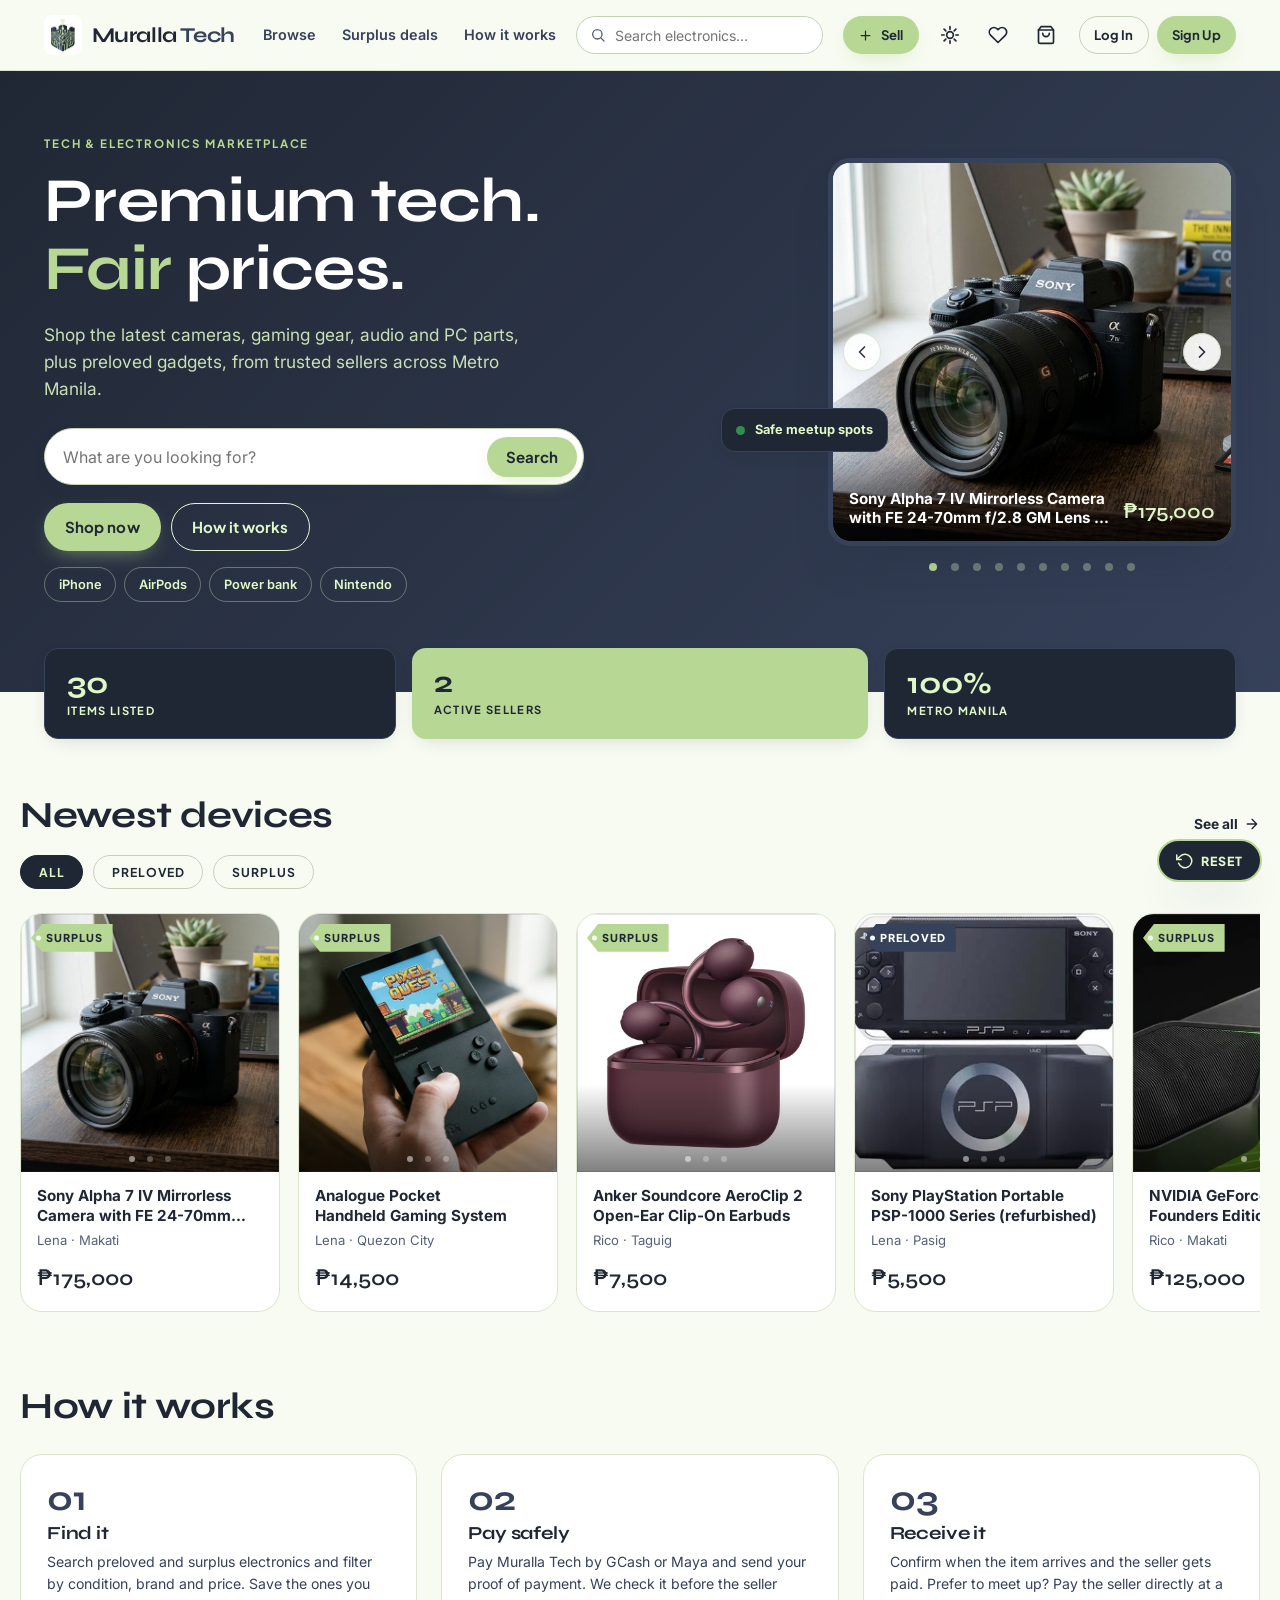
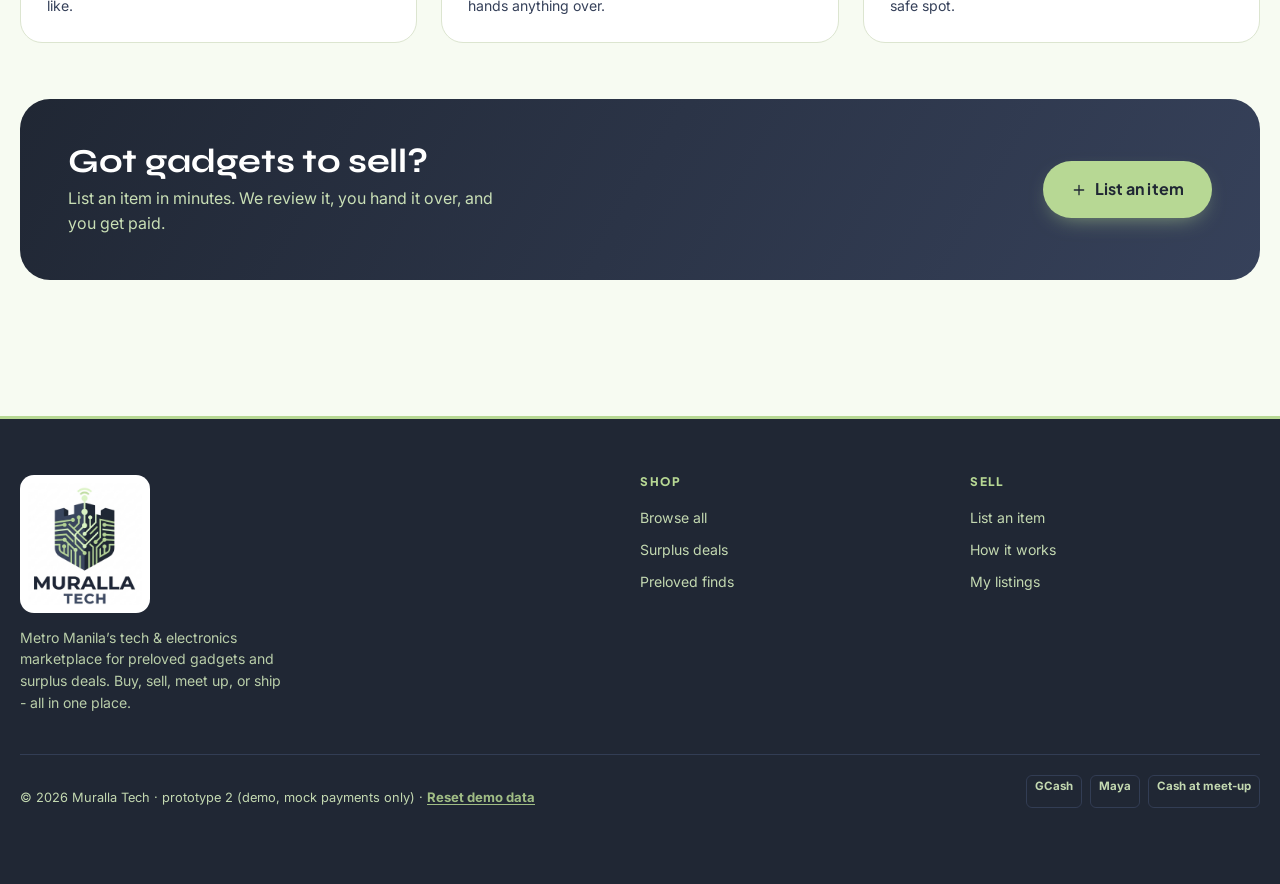
<file: prototype_2/index.html>
<!doctype html>
<html lang="en">
<head>
<meta charset="utf-8">
<meta name="viewport" content="width=device-width, initial-scale=1">
<meta name="theme-color" content="#202734">
<meta name="description" content="Discover preloved gadgets and surplus electronics from sellers in Metro Manila.">
<title>Muralla Tech - Preloved & Surplus Electronics</title>
<link rel="icon" type="image/png" href="assets/icon.png">
<link rel="preconnect" href="https://fonts.googleapis.com">
<link rel="preconnect" href="https://fonts.gstatic.com" crossorigin>
<link href="https://fonts.googleapis.com/css2?family=Syne:wght@500;600;700;800&family=Plus+Jakarta+Sans:wght@500;600;700;800&family=Inter:wght@400;500;600;700&display=swap" rel="stylesheet">
<link rel="stylesheet" href="css/styles.css">
<script src="js/theme-init.js"></script>
</head>
<body data-root="">
<div id="mf-header"></div>
<main id="app" tabindex="-1"><noscript><p style="padding:40px;text-align:center">Muralla Tech needs JavaScript to run.</p></noscript></main>
<div id="mf-footer"></div>
<script src="data/seed.js"></script>
<script src="js/store.js"></script>
<script src="js/ui.js"></script>
<script src="js/auth.js"></script>
<script src="js/listings.js"></script>
<script src="js/cart.js"></script>
<script src="js/payment.js"></script>
<script src="js/card.js"></script>
<script src="js/orderui.js"></script>
<script src="js/pages/home.js"></script>
</body>
</html>
</file>
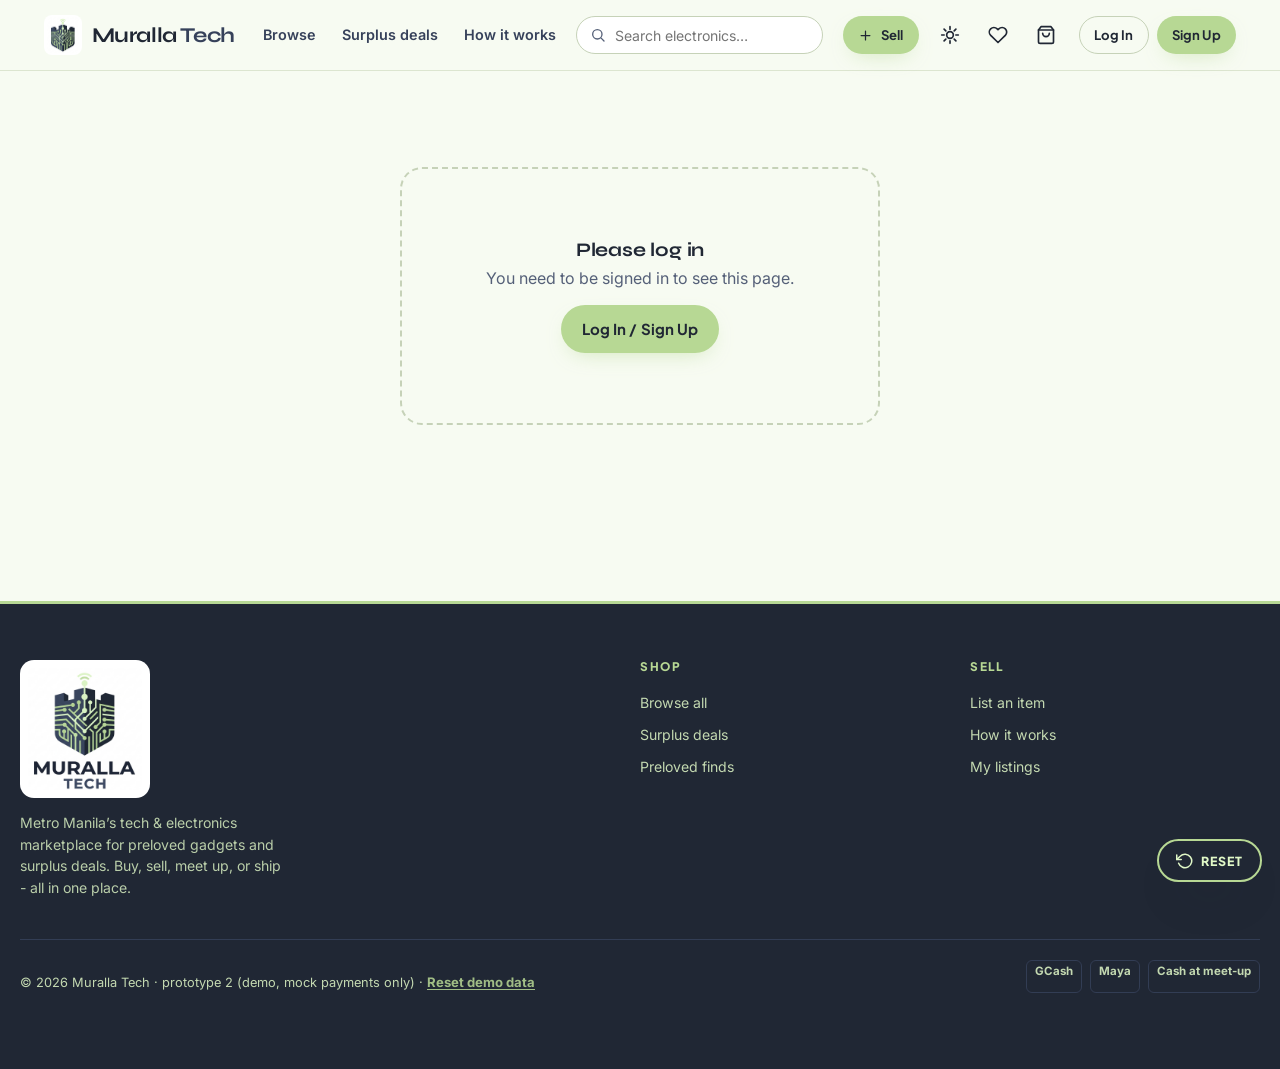
<file: prototype_2/pages/admin.html>
<!doctype html>
<html lang="en">
<head>
<meta charset="utf-8">
<meta name="viewport" content="width=device-width, initial-scale=1">
<meta name="theme-color" content="#202734">
<meta name="description" content="Admin dashboard.">
<title>Admin - Muralla Tech</title>
<link rel="icon" type="image/png" href="../assets/icon.png">
<link rel="preconnect" href="https://fonts.googleapis.com">
<link rel="preconnect" href="https://fonts.gstatic.com" crossorigin>
<link href="https://fonts.googleapis.com/css2?family=Syne:wght@500;600;700;800&family=Plus+Jakarta+Sans:wght@500;600;700;800&family=Inter:wght@400;500;600;700&display=swap" rel="stylesheet">
<link rel="stylesheet" href="../css/styles.css">
<script src="../js/theme-init.js"></script>
</head>
<body data-root="../">
<div id="mf-header"></div>
<main id="app" tabindex="-1"><noscript><p style="padding:40px;text-align:center">Muralla Tech needs JavaScript to run.</p></noscript></main>
<div id="mf-footer"></div>
<script src="../data/seed.js"></script>
<script src="../js/store.js"></script>
<script src="../js/ui.js"></script>
<script src="../js/auth.js"></script>
<script src="../js/listings.js"></script>
<script src="../js/cart.js"></script>
<script src="../js/payment.js"></script>
<script src="../js/card.js"></script>
<script src="../js/orderui.js"></script>
<script src="../js/pages/admin.js"></script>
</body>
</html>
</file>
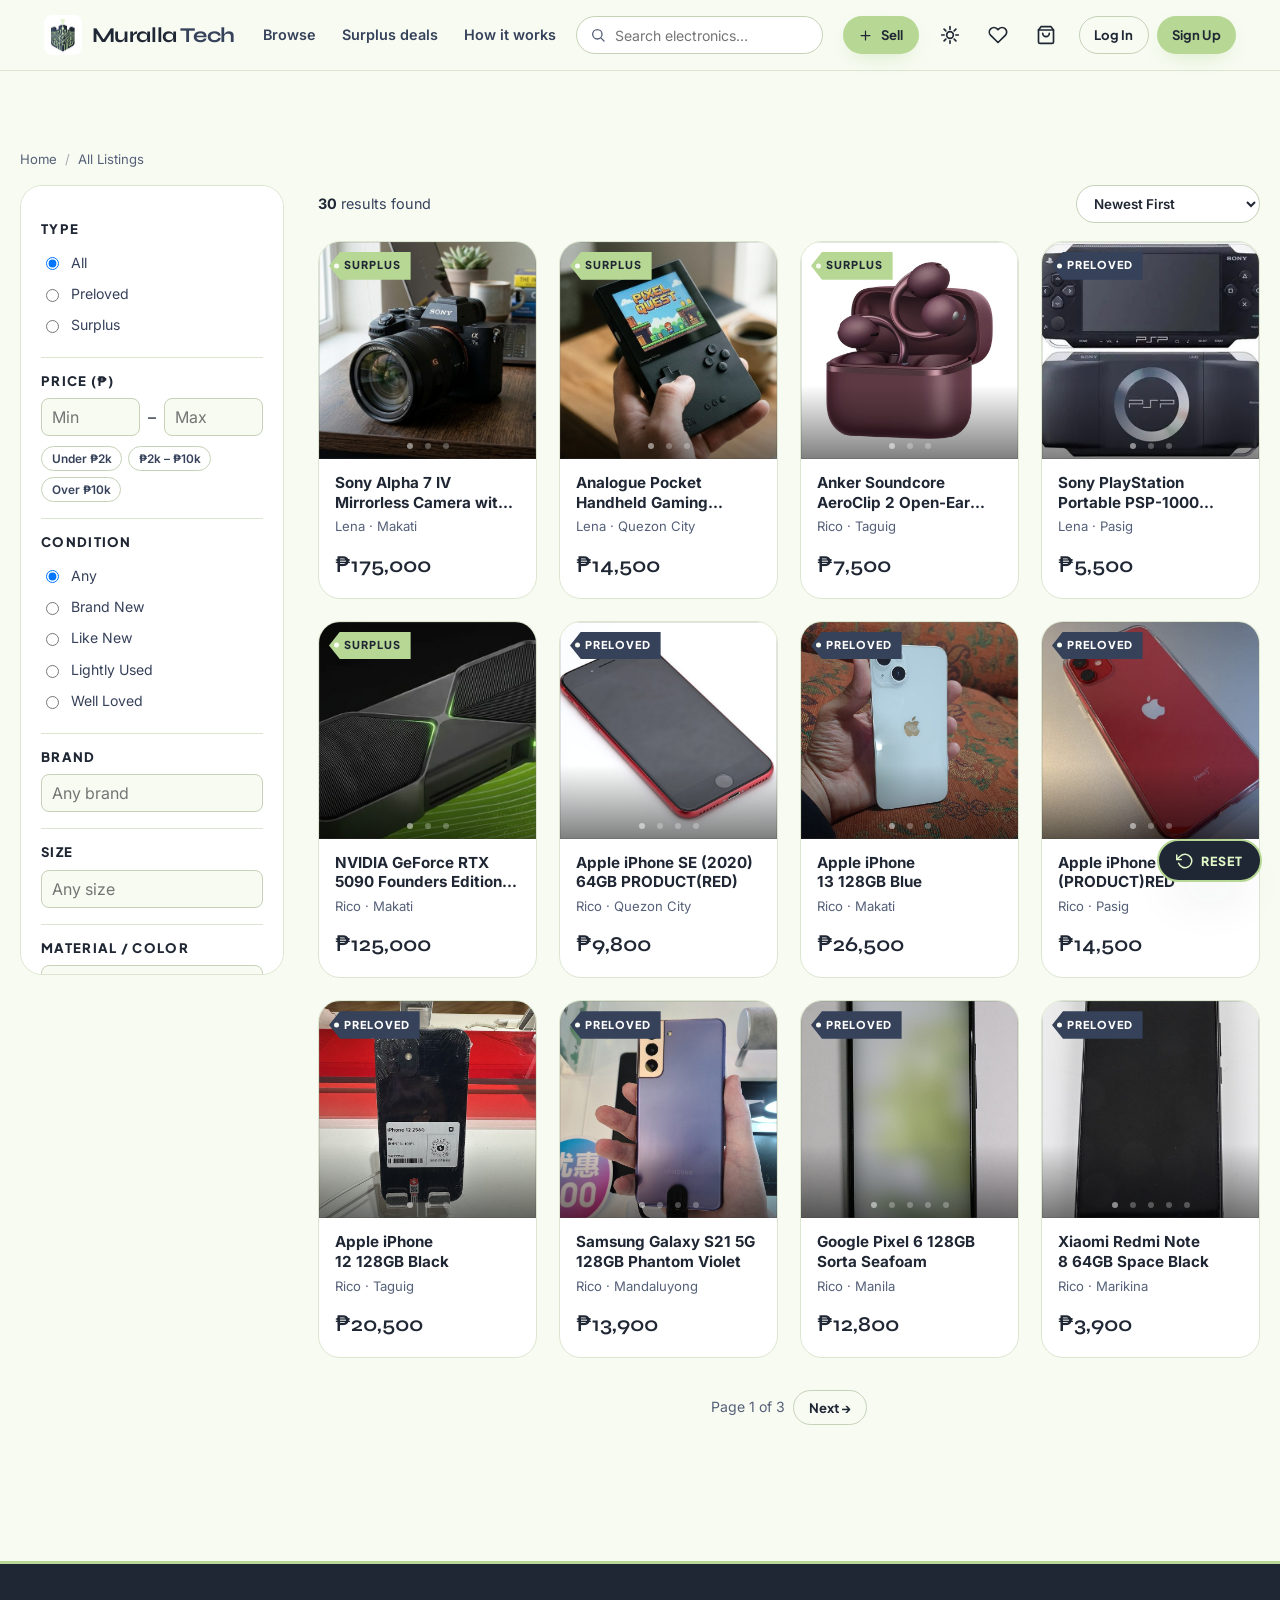
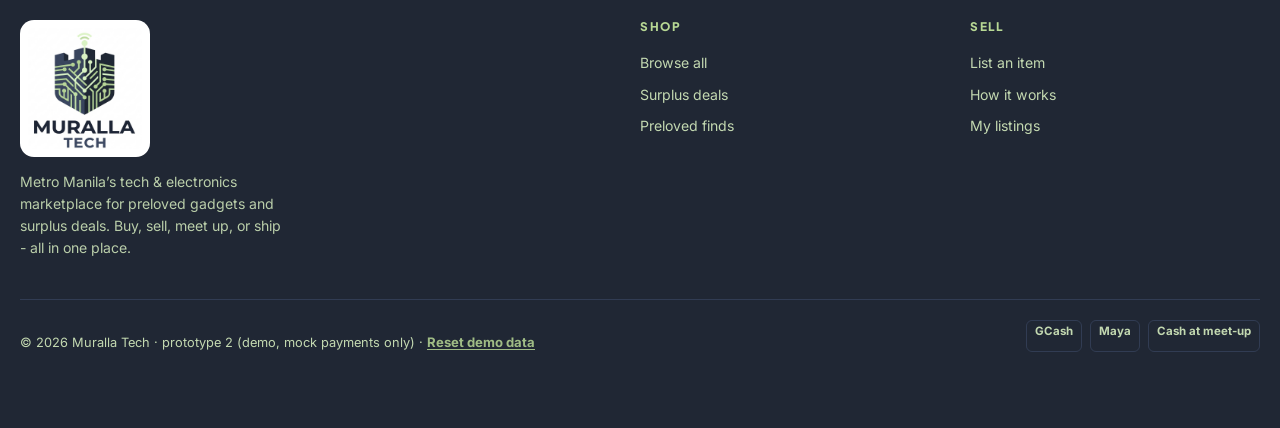
<file: prototype_2/pages/browse.html>
<!doctype html>
<html lang="en">
<head>
<meta charset="utf-8">
<meta name="viewport" content="width=device-width, initial-scale=1">
<meta name="theme-color" content="#202734">
<meta name="description" content="Search and filter electronics listings.">
<title>Browse - Muralla Tech</title>
<link rel="icon" type="image/png" href="../assets/icon.png">
<link rel="preconnect" href="https://fonts.googleapis.com">
<link rel="preconnect" href="https://fonts.gstatic.com" crossorigin>
<link href="https://fonts.googleapis.com/css2?family=Syne:wght@500;600;700;800&family=Plus+Jakarta+Sans:wght@500;600;700;800&family=Inter:wght@400;500;600;700&display=swap" rel="stylesheet">
<link rel="stylesheet" href="../css/styles.css">
<script src="../js/theme-init.js"></script>
</head>
<body data-root="../">
<div id="mf-header"></div>
<main id="app" tabindex="-1"><noscript><p style="padding:40px;text-align:center">Muralla Tech needs JavaScript to run.</p></noscript></main>
<div id="mf-footer"></div>
<script src="../data/seed.js"></script>
<script src="../js/store.js"></script>
<script src="../js/ui.js"></script>
<script src="../js/auth.js"></script>
<script src="../js/listings.js"></script>
<script src="../js/cart.js"></script>
<script src="../js/payment.js"></script>
<script src="../js/card.js"></script>
<script src="../js/orderui.js"></script>
<script src="../js/pages/browse.js"></script>
</body>
</html>
</file>
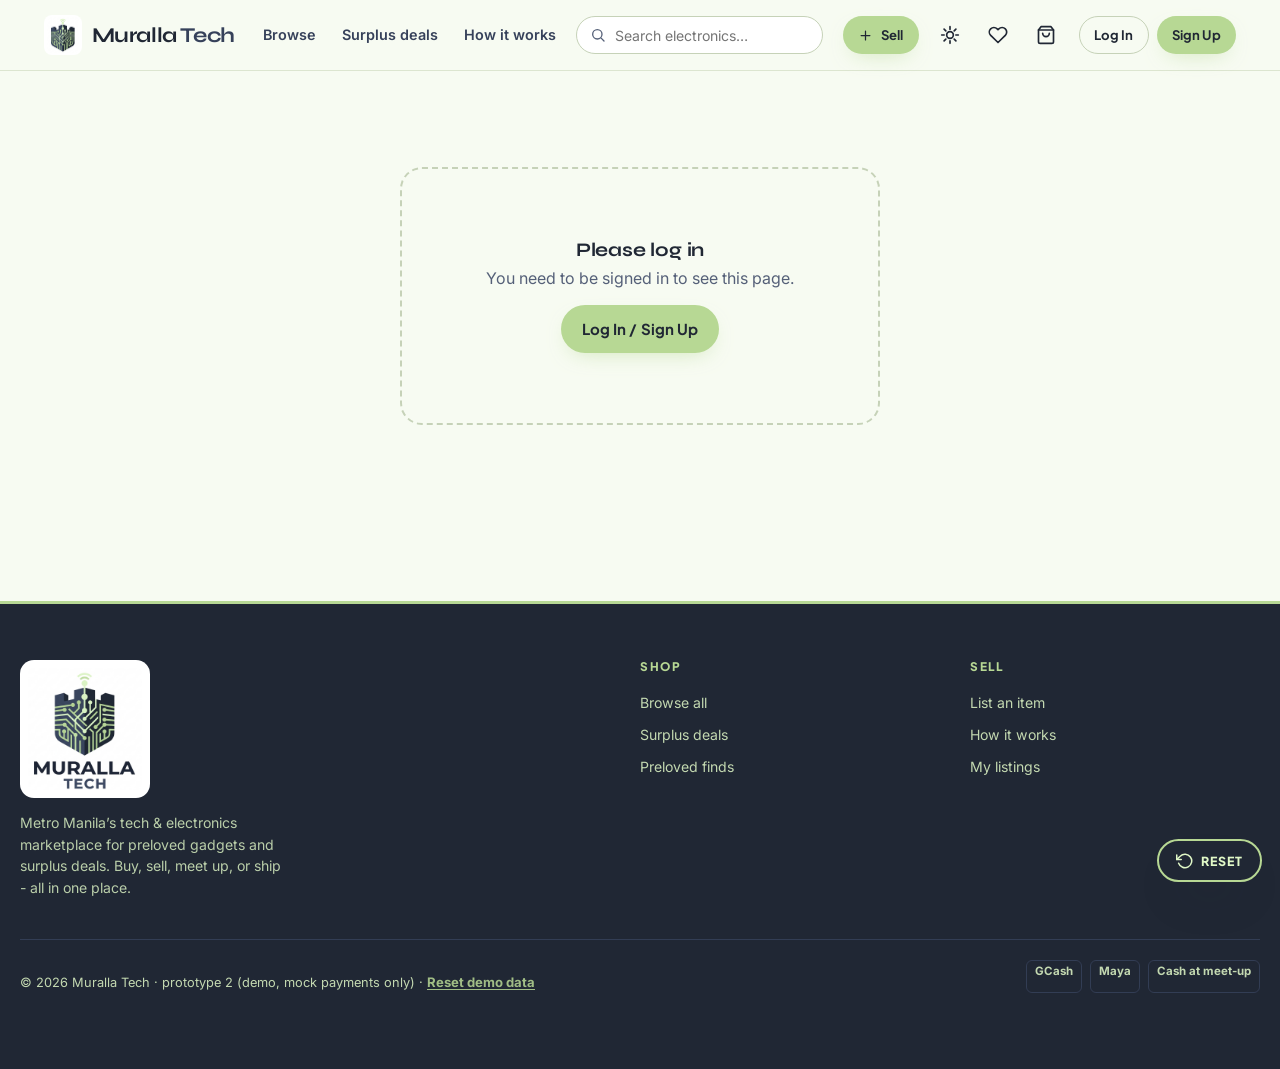
<file: prototype_2/pages/cart.html>
<!doctype html>
<html lang="en">
<head>
<meta charset="utf-8">
<meta name="viewport" content="width=device-width, initial-scale=1">
<meta name="theme-color" content="#202734">
<meta name="description" content="Review your cart.">
<title>Your cart - Muralla Tech</title>
<link rel="icon" type="image/png" href="../assets/icon.png">
<link rel="preconnect" href="https://fonts.googleapis.com">
<link rel="preconnect" href="https://fonts.gstatic.com" crossorigin>
<link href="https://fonts.googleapis.com/css2?family=Syne:wght@500;600;700;800&family=Plus+Jakarta+Sans:wght@500;600;700;800&family=Inter:wght@400;500;600;700&display=swap" rel="stylesheet">
<link rel="stylesheet" href="../css/styles.css">
<script src="../js/theme-init.js"></script>
</head>
<body data-root="../">
<div id="mf-header"></div>
<main id="app" tabindex="-1"><noscript><p style="padding:40px;text-align:center">Muralla Tech needs JavaScript to run.</p></noscript></main>
<div id="mf-footer"></div>
<script src="../data/seed.js"></script>
<script src="../js/store.js"></script>
<script src="../js/ui.js"></script>
<script src="../js/auth.js"></script>
<script src="../js/listings.js"></script>
<script src="../js/cart.js"></script>
<script src="../js/payment.js"></script>
<script src="../js/card.js"></script>
<script src="../js/orderui.js"></script>
<script src="../js/pages/cart.js"></script>
</body>
</html>
</file>
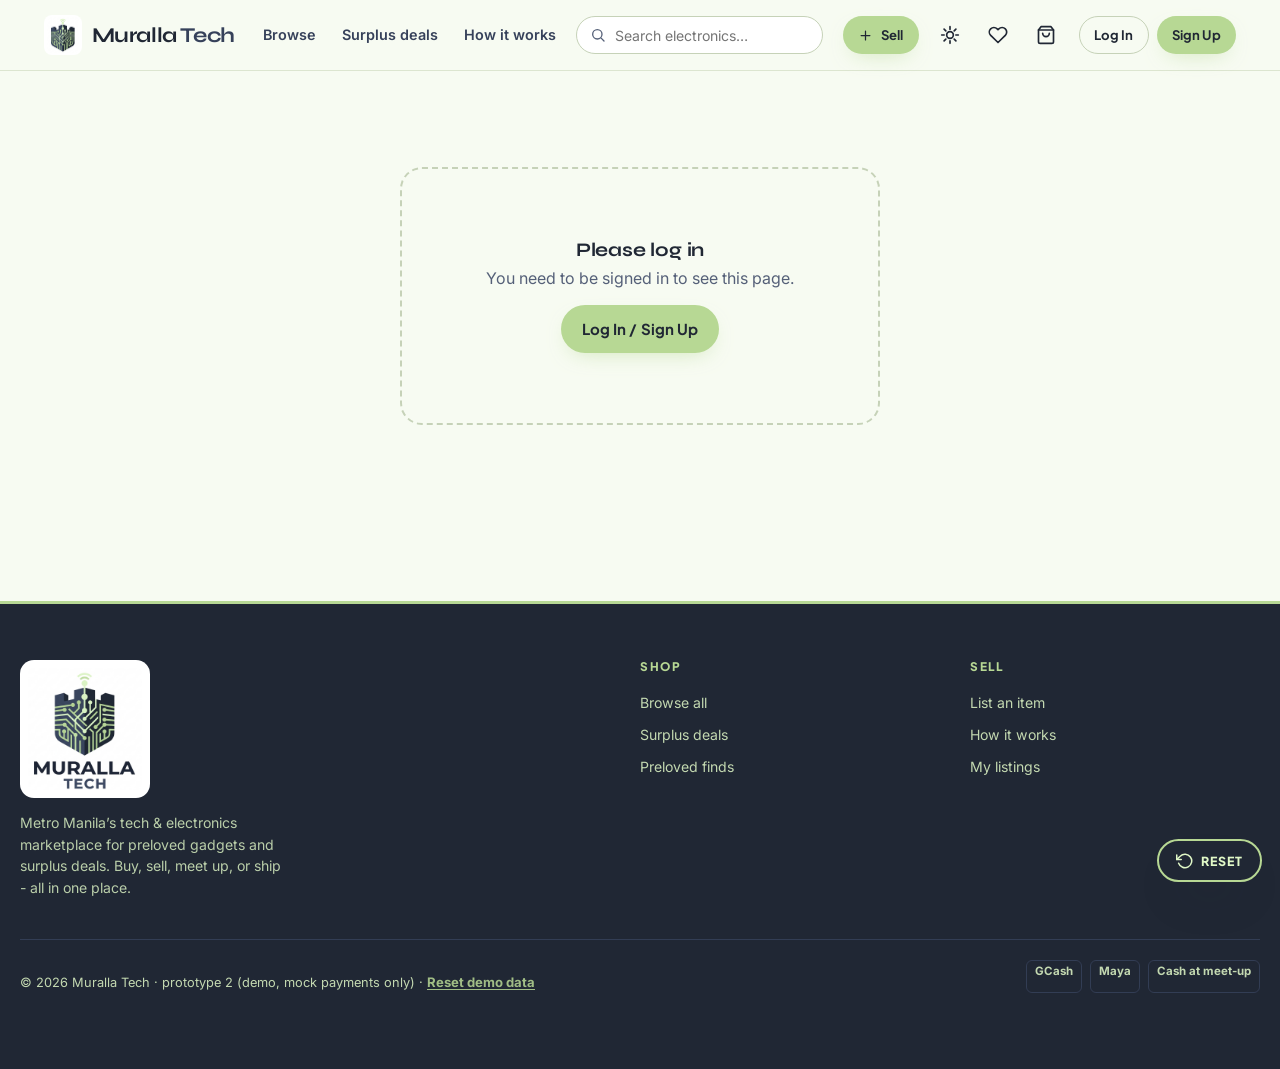
<file: prototype_2/pages/checkout.html>
<!doctype html>
<html lang="en">
<head>
<meta charset="utf-8">
<meta name="viewport" content="width=device-width, initial-scale=1">
<meta name="theme-color" content="#202734">
<meta name="description" content="Choose delivery and payment.">
<title>Checkout - Muralla Tech</title>
<link rel="icon" type="image/png" href="../assets/icon.png">
<link rel="preconnect" href="https://fonts.googleapis.com">
<link rel="preconnect" href="https://fonts.gstatic.com" crossorigin>
<link href="https://fonts.googleapis.com/css2?family=Syne:wght@500;600;700;800&family=Plus+Jakarta+Sans:wght@500;600;700;800&family=Inter:wght@400;500;600;700&display=swap" rel="stylesheet">
<link rel="stylesheet" href="../css/styles.css">
<script src="../js/theme-init.js"></script>
</head>
<body data-root="../">
<div id="mf-header"></div>
<main id="app" tabindex="-1"><noscript><p style="padding:40px;text-align:center">Muralla Tech needs JavaScript to run.</p></noscript></main>
<div id="mf-footer"></div>
<script src="../data/seed.js"></script>
<script src="../js/store.js"></script>
<script src="../js/ui.js"></script>
<script src="../js/auth.js"></script>
<script src="../js/listings.js"></script>
<script src="../js/cart.js"></script>
<script src="../js/payment.js"></script>
<script src="../js/card.js"></script>
<script src="../js/orderui.js"></script>
<script src="../js/pages/checkout.js"></script>
</body>
</html>
</file>
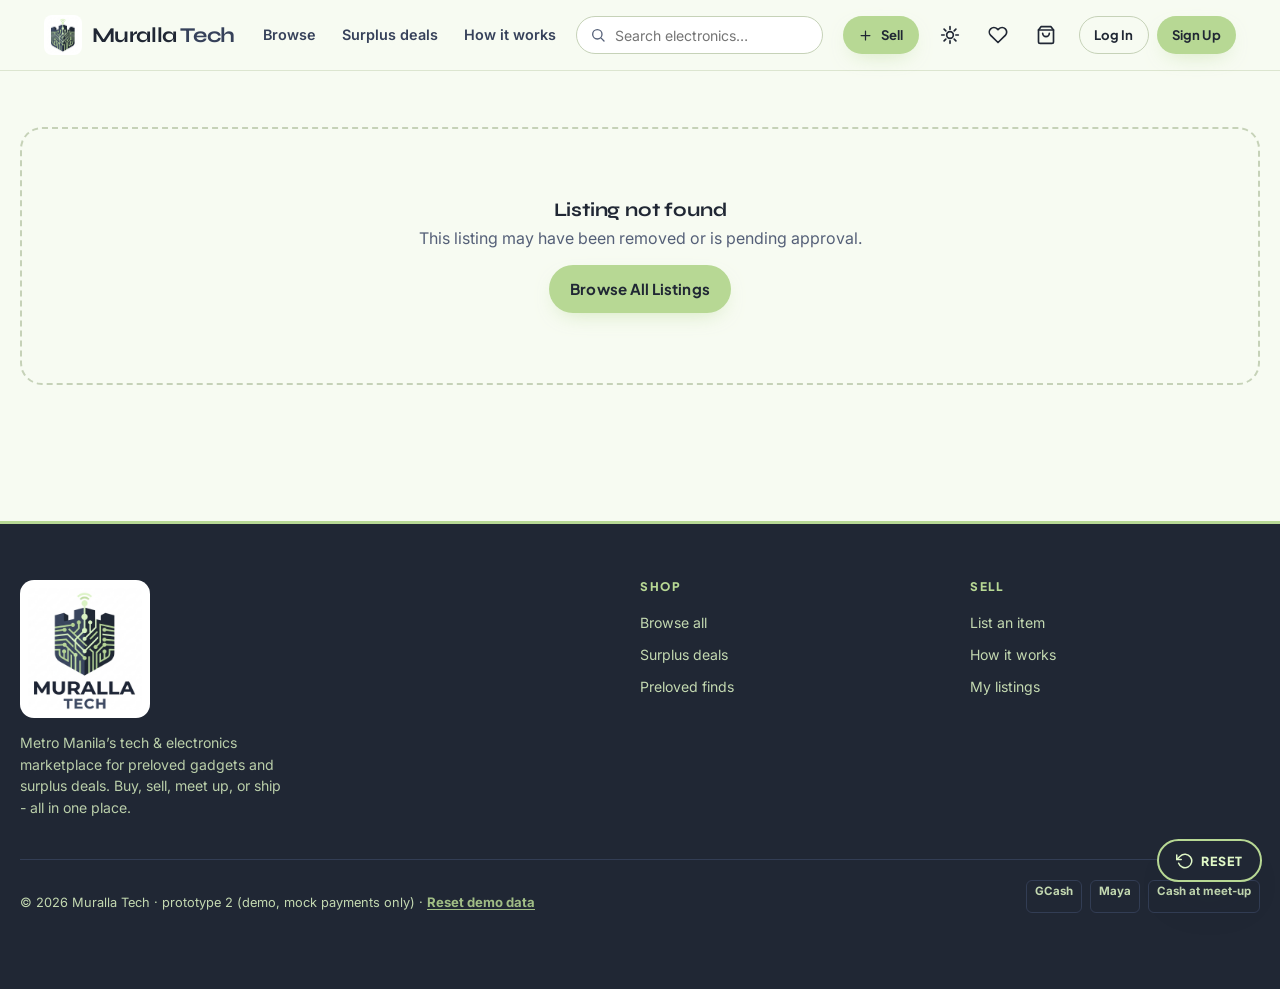
<file: prototype_2/pages/listing.html>
<!doctype html>
<html lang="en">
<head>
<meta charset="utf-8">
<meta name="viewport" content="width=device-width, initial-scale=1">
<meta name="theme-color" content="#202734">
<meta name="description" content="Listing details.">
<title>Listing - Muralla Tech</title>
<link rel="icon" type="image/png" href="../assets/icon.png">
<link rel="preconnect" href="https://fonts.googleapis.com">
<link rel="preconnect" href="https://fonts.gstatic.com" crossorigin>
<link href="https://fonts.googleapis.com/css2?family=Syne:wght@500;600;700;800&family=Plus+Jakarta+Sans:wght@500;600;700;800&family=Inter:wght@400;500;600;700&display=swap" rel="stylesheet">
<link rel="stylesheet" href="../css/styles.css">
<script src="../js/theme-init.js"></script>
</head>
<body data-root="../">
<div id="mf-header"></div>
<main id="app" tabindex="-1"><noscript><p style="padding:40px;text-align:center">Muralla Tech needs JavaScript to run.</p></noscript></main>
<div id="mf-footer"></div>
<script src="../data/seed.js"></script>
<script src="../js/store.js"></script>
<script src="../js/ui.js"></script>
<script src="../js/auth.js"></script>
<script src="../js/listings.js"></script>
<script src="../js/cart.js"></script>
<script src="../js/payment.js"></script>
<script src="../js/card.js"></script>
<script src="../js/orderui.js"></script>
<script src="../js/pages/listing.js"></script>
</body>
</html>
</file>
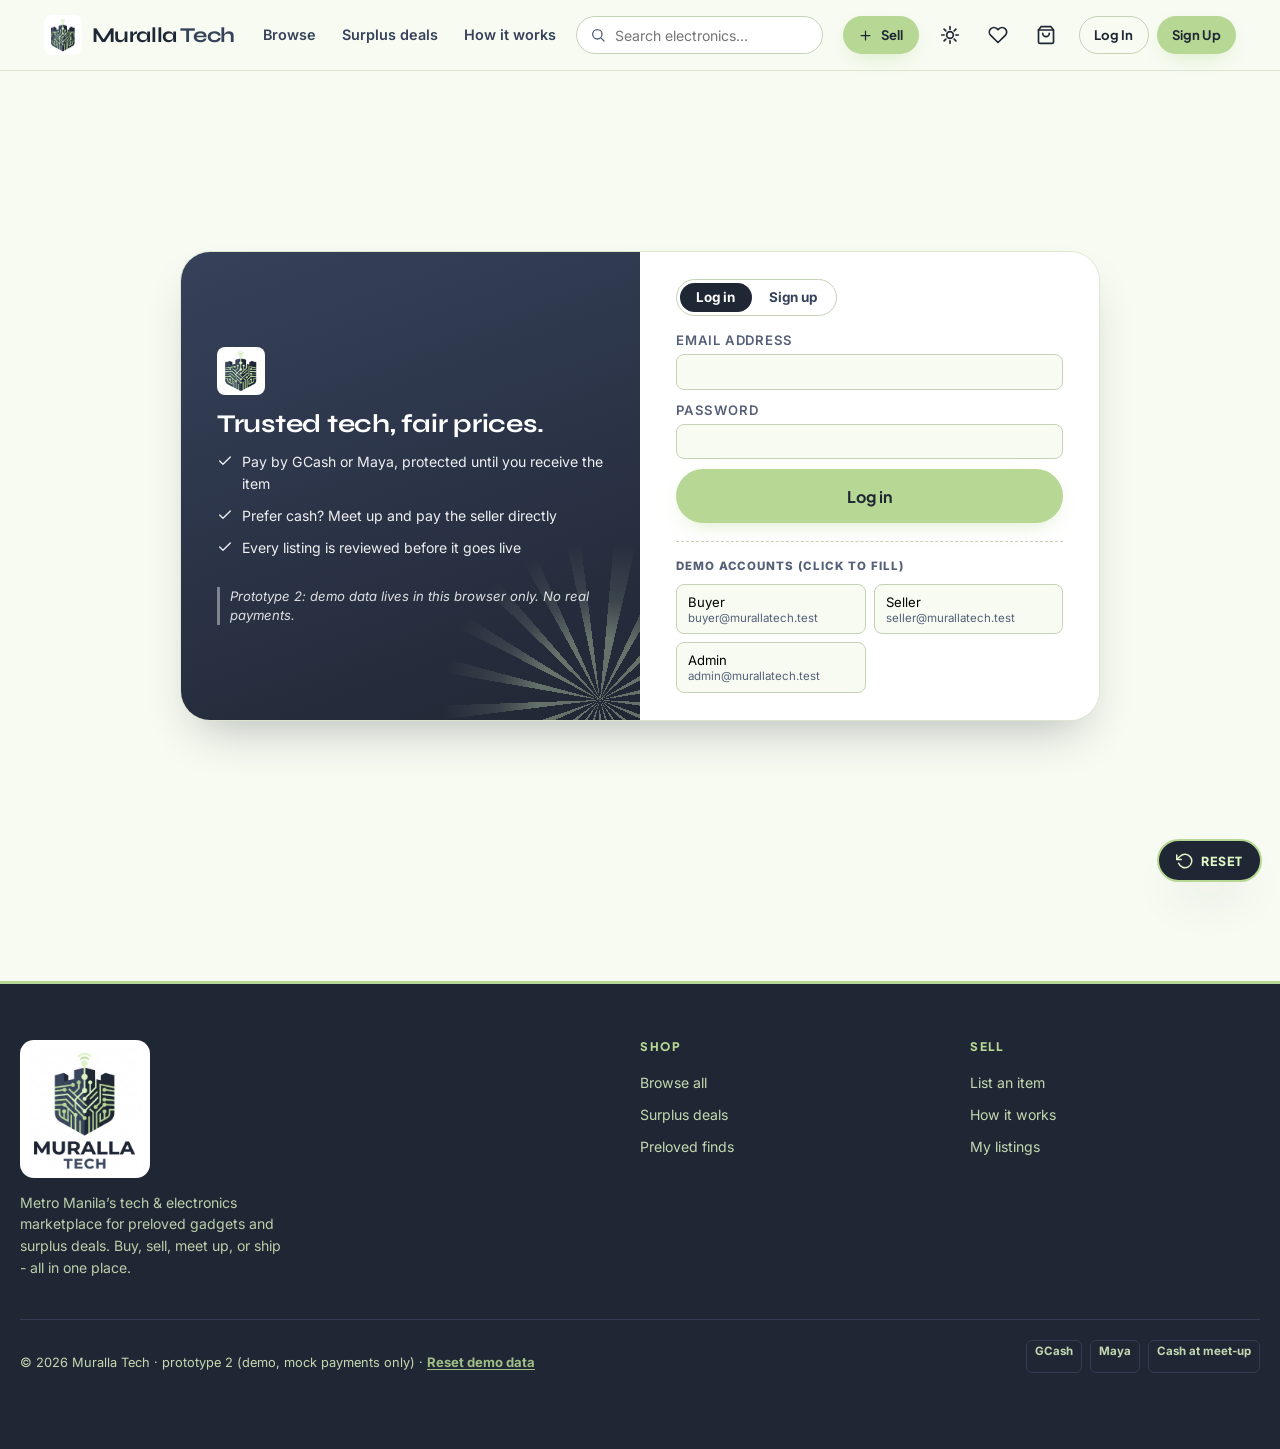
<file: prototype_2/pages/login.html>
<!doctype html>
<html lang="en">
<head>
<meta charset="utf-8">
<meta name="viewport" content="width=device-width, initial-scale=1">
<meta name="theme-color" content="#202734">
<meta name="description" content="Log in or sign up.">
<title>Log in - Muralla Tech</title>
<link rel="icon" type="image/png" href="../assets/icon.png">
<link rel="preconnect" href="https://fonts.googleapis.com">
<link rel="preconnect" href="https://fonts.gstatic.com" crossorigin>
<link href="https://fonts.googleapis.com/css2?family=Syne:wght@500;600;700;800&family=Plus+Jakarta+Sans:wght@500;600;700;800&family=Inter:wght@400;500;600;700&display=swap" rel="stylesheet">
<link rel="stylesheet" href="../css/styles.css">
<script src="../js/theme-init.js"></script>
</head>
<body data-root="../">
<div id="mf-header"></div>
<main id="app" tabindex="-1"><noscript><p style="padding:40px;text-align:center">Muralla Tech needs JavaScript to run.</p></noscript></main>
<div id="mf-footer"></div>
<script src="../data/seed.js"></script>
<script src="../js/store.js"></script>
<script src="../js/ui.js"></script>
<script src="../js/auth.js"></script>
<script src="../js/listings.js"></script>
<script src="../js/cart.js"></script>
<script src="../js/payment.js"></script>
<script src="../js/card.js"></script>
<script src="../js/orderui.js"></script>
<script src="../js/pages/login.js"></script>
</body>
</html>
</file>
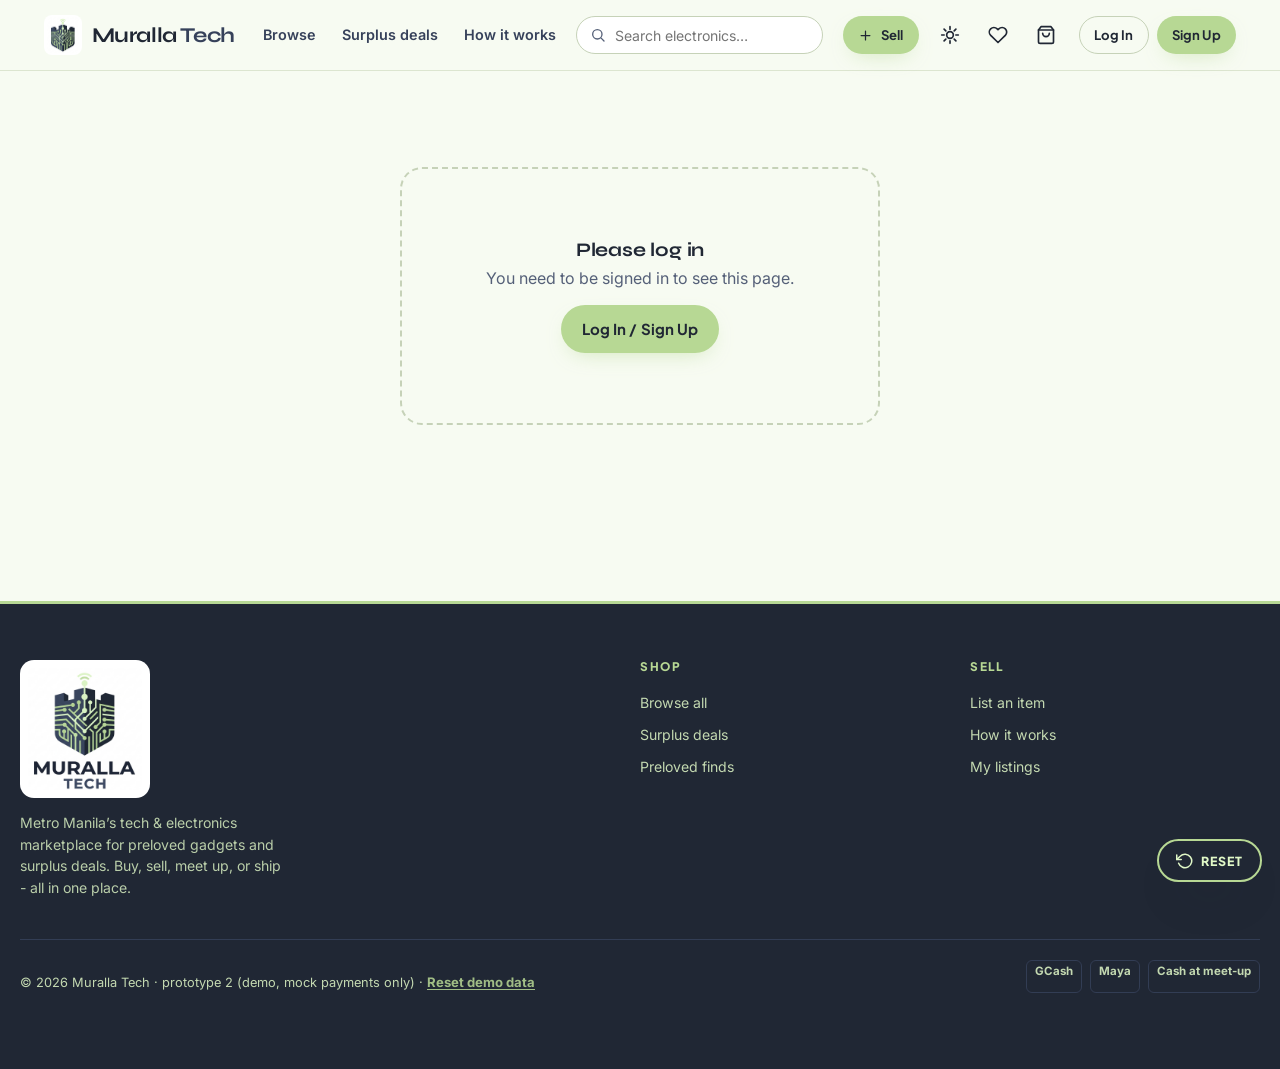
<file: prototype_2/pages/orders.html>
<!doctype html>
<html lang="en">
<head>
<meta charset="utf-8">
<meta name="viewport" content="width=device-width, initial-scale=1">
<meta name="theme-color" content="#202734">
<meta name="description" content="Orders, listings and settings.">
<title>My account - Muralla Tech</title>
<link rel="icon" type="image/png" href="../assets/icon.png">
<link rel="preconnect" href="https://fonts.googleapis.com">
<link rel="preconnect" href="https://fonts.gstatic.com" crossorigin>
<link href="https://fonts.googleapis.com/css2?family=Syne:wght@500;600;700;800&family=Plus+Jakarta+Sans:wght@500;600;700;800&family=Inter:wght@400;500;600;700&display=swap" rel="stylesheet">
<link rel="stylesheet" href="../css/styles.css">
<script src="../js/theme-init.js"></script>
</head>
<body data-root="../">
<div id="mf-header"></div>
<main id="app" tabindex="-1"><noscript><p style="padding:40px;text-align:center">Muralla Tech needs JavaScript to run.</p></noscript></main>
<div id="mf-footer"></div>
<script src="../data/seed.js"></script>
<script src="../js/store.js"></script>
<script src="../js/ui.js"></script>
<script src="../js/auth.js"></script>
<script src="../js/listings.js"></script>
<script src="../js/cart.js"></script>
<script src="../js/payment.js"></script>
<script src="../js/card.js"></script>
<script src="../js/orderui.js"></script>
<script src="../js/pages/orders.js"></script>
</body>
</html>
</file>
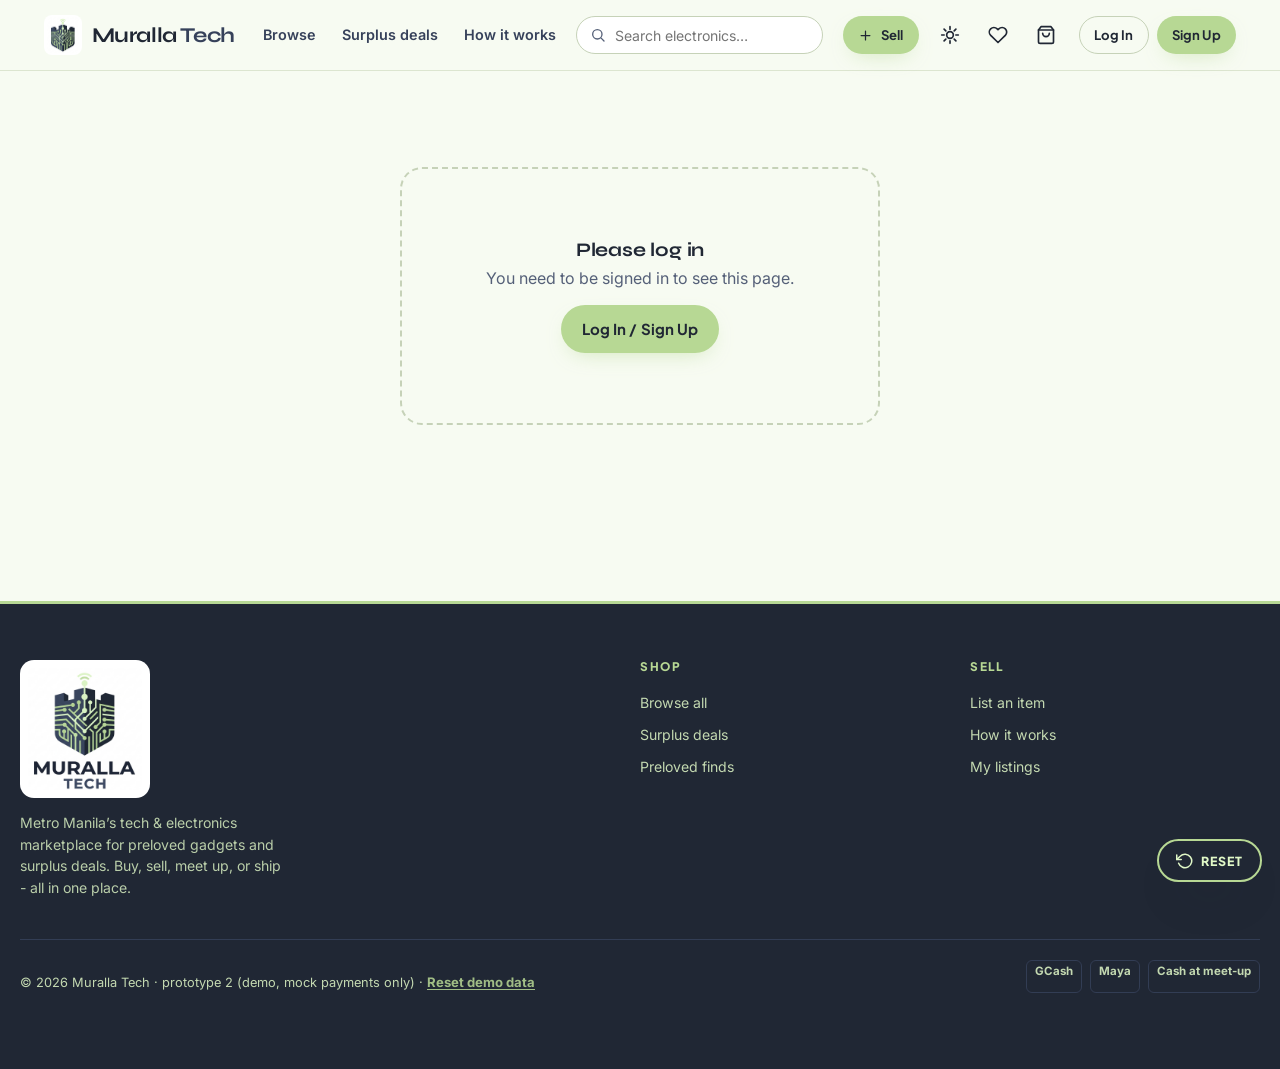
<file: prototype_2/pages/pay.html>
<!doctype html>
<html lang="en">
<head>
<meta charset="utf-8">
<meta name="viewport" content="width=device-width, initial-scale=1">
<meta name="theme-color" content="#202734">
<meta name="description" content="Send your proof of payment.">
<title>Pay for your order - Muralla Tech</title>
<link rel="icon" type="image/png" href="../assets/icon.png">
<link rel="preconnect" href="https://fonts.googleapis.com">
<link rel="preconnect" href="https://fonts.gstatic.com" crossorigin>
<link href="https://fonts.googleapis.com/css2?family=Syne:wght@500;600;700;800&family=Plus+Jakarta+Sans:wght@500;600;700;800&family=Inter:wght@400;500;600;700&display=swap" rel="stylesheet">
<link rel="stylesheet" href="../css/styles.css">
<script src="../js/theme-init.js"></script>
</head>
<body data-root="../">
<div id="mf-header"></div>
<main id="app" tabindex="-1"><noscript><p style="padding:40px;text-align:center">Muralla Tech needs JavaScript to run.</p></noscript></main>
<div id="mf-footer"></div>
<script src="../data/seed.js"></script>
<script src="../js/store.js"></script>
<script src="../js/ui.js"></script>
<script src="../js/auth.js"></script>
<script src="../js/listings.js"></script>
<script src="../js/cart.js"></script>
<script src="../js/payment.js"></script>
<script src="../js/card.js"></script>
<script src="../js/orderui.js"></script>
<script src="../js/pages/pay.js"></script>
</body>
</html>
</file>
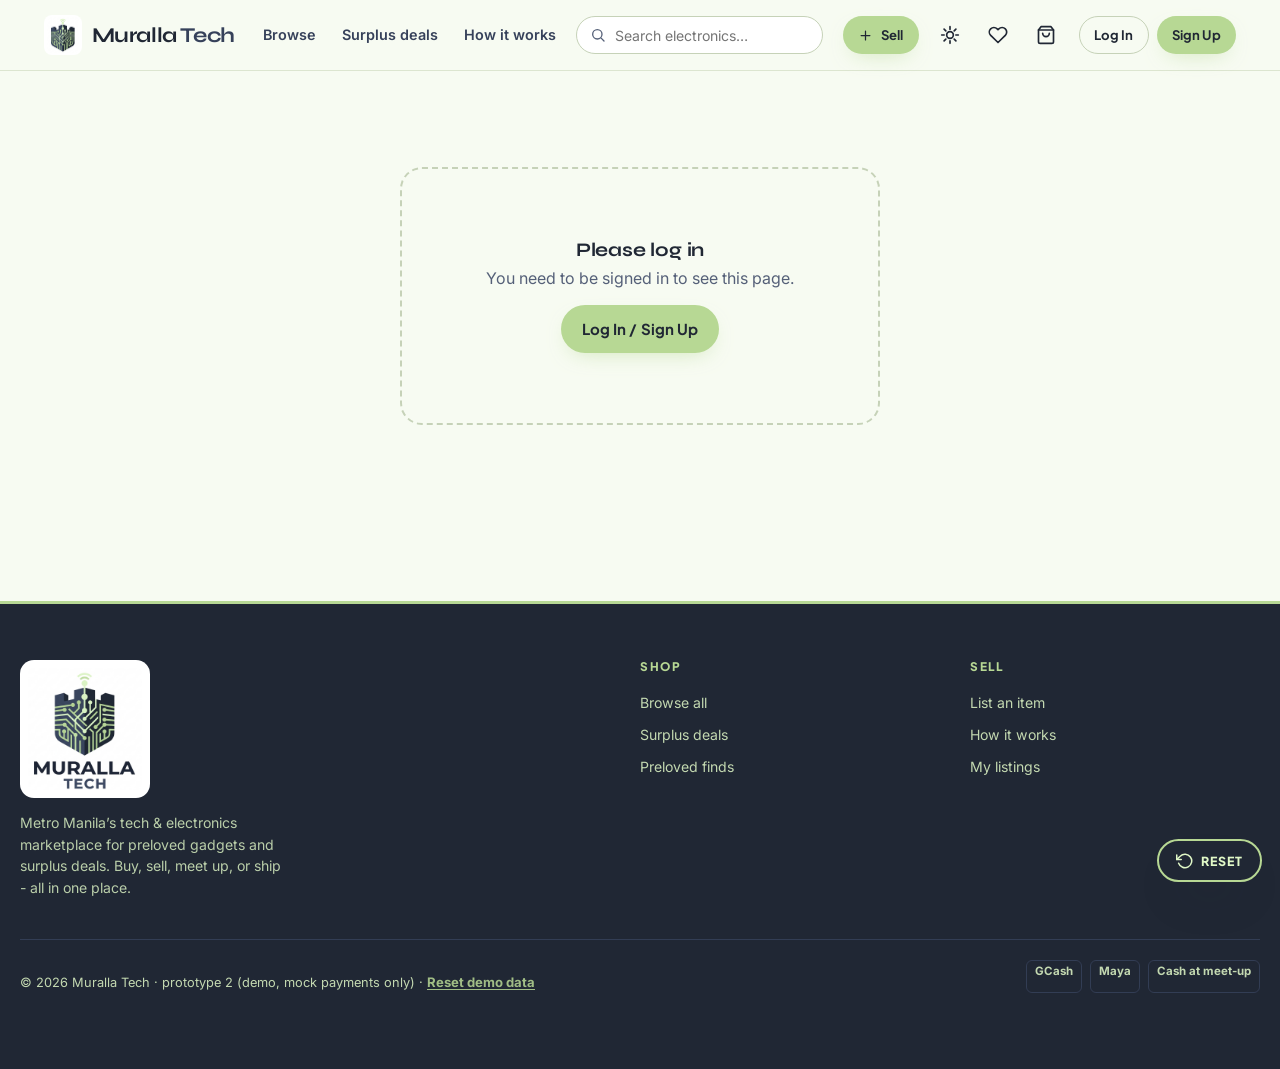
<file: prototype_2/pages/sell.html>
<!doctype html>
<html lang="en">
<head>
<meta charset="utf-8">
<meta name="viewport" content="width=device-width, initial-scale=1">
<meta name="theme-color" content="#202734">
<meta name="description" content="List an electronics item for sale.">
<title>Sell an item - Muralla Tech</title>
<link rel="icon" type="image/png" href="../assets/icon.png">
<link rel="preconnect" href="https://fonts.googleapis.com">
<link rel="preconnect" href="https://fonts.gstatic.com" crossorigin>
<link href="https://fonts.googleapis.com/css2?family=Syne:wght@500;600;700;800&family=Plus+Jakarta+Sans:wght@500;600;700;800&family=Inter:wght@400;500;600;700&display=swap" rel="stylesheet">
<link rel="stylesheet" href="../css/styles.css">
<script src="../js/theme-init.js"></script>
</head>
<body data-root="../">
<div id="mf-header"></div>
<main id="app" tabindex="-1"><noscript><p style="padding:40px;text-align:center">Muralla Tech needs JavaScript to run.</p></noscript></main>
<div id="mf-footer"></div>
<script src="../data/seed.js"></script>
<script src="../js/store.js"></script>
<script src="../js/ui.js"></script>
<script src="../js/auth.js"></script>
<script src="../js/listings.js"></script>
<script src="../js/cart.js"></script>
<script src="../js/payment.js"></script>
<script src="../js/card.js"></script>
<script src="../js/orderui.js"></script>
<script src="../js/pages/sell.js"></script>
</body>
</html>
</file>
<file: prototype_2/css/styles.css>
/* ============================================================
   Muralla Tech - design tokens
   Palette from "E-Commerce Design Concept": #202734 #36415A #B7D894 #E0F8C7.
   Token names (palm, mango...) are kept from the old theme so every
   component restyles at once: palm = primary navy, mango = accent lime.
   Fonts: Syne headings; Plus Jakarta Sans caps badges/subtitles; Inter body.
   ============================================================ */
:root{
  --navy:#202734;         /* fixed: footer, hero, admin side, gradients (same in both themes) */
  --slate:#36415A;
  --lime:#B7D894;
  --mint:#E0F8C7;

  --palm:#202734;         /* primary brand (text links, buttons) */
  --palm-deep:#36415A;
  --on-palm:#ffffff;      /* text on a palm-coloured fill */
  --calamansi:#36415A;    /* support colour */
  --calamansi-soft:#E0F8C7;
  --mango:#B7D894;        /* accent / CTA */
  --mango-deep:#a3c67d;
  --mango-text:#36415A;   /* accent as TEXT */
  --dawn:#E0F8C7;
  --dawn-soft:#F1FBE6;

  --paper:#F7FBF2;
  --card:#ffffff;
  --ink:#202734;
  --ink-soft:#36415A;
  --muted:#556078;
  --line:#DCE5D0;
  --line-strong:#C6D2B8;

  --ok:#2f8f4e;
  --warn:#c9791a;
  --danger:#b23b2e;

  --shadow-sm:0 1px 2px rgba(32,39,52,.07), 0 1px 3px rgba(32,39,52,.06);
  --shadow-md:0 6px 20px -8px rgba(32,39,52,.2);
  --shadow-lg:0 24px 48px -18px rgba(32,39,52,.3);
  --shadow-pop:0 40px 80px -24px rgba(32,39,52,.4);

  --r-sm:8px; --r-md:14px; --r-lg:22px; --r-xl:30px;
  --maxw:1240px;
  --header-h:70px;

  --grain:none;

  --font-display:"Syne", "Plus Jakarta Sans", system-ui, sans-serif;
  --font-ui:"Plus Jakarta Sans", "Inter", system-ui, sans-serif;
  --font-body:"Inter", system-ui, "Helvetica Neue", Arial, sans-serif;
}

@media (prefers-color-scheme: dark){
  :root:not([data-theme="light"]){
    --palm:#B7D894; --palm-deep:#cdeaad; --on-palm:#202734; --calamansi:#36415A; --calamansi-soft:#2F384D;
    --mango:#B7D894; --mango-deep:#cdeaad; --mango-text:#B7D894; --dawn:#36415A; --dawn-soft:#2A3245;
    --paper:#202734; --card:#283044; --ink:#E0F8C7; --ink-soft:#C3D6B0; --muted:#9BA7BC;
    --line:#36415A; --line-strong:#46526D;
    --ok:#6cc48a; --warn:#e0a24a; --danger:#e0796b;
    --shadow-sm:0 1px 2px rgba(0,0,0,.4);
    --shadow-md:0 8px 24px -10px rgba(0,0,0,.6);
    --shadow-lg:0 24px 48px -18px rgba(0,0,0,.7);
    --shadow-pop:0 40px 80px -24px rgba(0,0,0,.8);
  }
}
:root[data-theme="dark"]{
  --palm:#B7D894; --palm-deep:#cdeaad; --on-palm:#202734; --calamansi:#36415A; --calamansi-soft:#2F384D;
  --mango:#B7D894; --mango-deep:#cdeaad; --mango-text:#B7D894; --dawn:#36415A; --dawn-soft:#2A3245;
  --paper:#202734; --card:#283044; --ink:#E0F8C7; --ink-soft:#C3D6B0; --muted:#9BA7BC;
  --line:#36415A; --line-strong:#46526D;
  --ok:#6cc48a; --warn:#e0a24a; --danger:#e0796b;
  --shadow-sm:0 1px 2px rgba(0,0,0,.4);
  --shadow-md:0 8px 24px -10px rgba(0,0,0,.6);
  --shadow-lg:0 24px 48px -18px rgba(0,0,0,.7);
  --shadow-pop:0 40px 80px -24px rgba(0,0,0,.8);
}

/* ---------- base ---------- */
*,*::before,*::after{box-sizing:border-box}
html{scroll-behavior:smooth}
body{
  margin:0;
  font-family:var(--font-body);
  font-size:16px;
  line-height:1.55;
  color:var(--ink);
  background:var(--paper);
  -webkit-font-smoothing:antialiased;
  text-rendering:optimizeLegibility;
  overflow-x:hidden;
}

h1,h2,h3,h4{font-family:var(--font-display);font-weight:700;line-height:1.1;letter-spacing:-.01em;text-wrap:balance;margin:0}
p{margin:0}
a{color:inherit;text-decoration:none}
img{max-width:100%;display:block}
button{font-family:inherit;cursor:pointer}
input,select,textarea{font-family:inherit;font-size:1rem;color:var(--ink)}
[hidden]{display:none!important}
:focus-visible{outline:3px solid var(--mango);outline-offset:2px;border-radius:4px}
::selection{background:var(--dawn);color:var(--ink)}

.wrap{max-width:var(--maxw);margin:0 auto;padding:0 24px}
.eyebrow{font-family:var(--font-ui);font-size:.72rem;font-weight:700;letter-spacing:.16em;text-transform:uppercase;color:var(--palm)}
.tnum{font-variant-numeric:tabular-nums}
.stack{display:flex;flex-direction:column}

/* ---------- buttons ---------- */
.btn{
  font-family:var(--font-ui);
  display:inline-flex;align-items:center;justify-content:center;gap:.5rem;
  font-weight:700;font-size:.94rem;letter-spacing:.005em;
  padding:.72rem 1.25rem;border-radius:999px;border:1.5px solid transparent;
  transition:transform .15s ease, box-shadow .2s ease, background .2s ease, border-color .2s ease;
  white-space:nowrap;
}
.btn:active{transform:translateY(1px) scale(.99)}
.btn--primary{background:var(--mango);color:#202734;box-shadow:0 8px 22px -10px rgba(183,216,148,.7)}
.btn--primary:hover{background:var(--mango-deep);box-shadow:0 12px 30px -10px rgba(183,216,148,.8)}
:root[data-theme="dark"] .btn--primary{color:#202734}
@media(prefers-color-scheme:dark){:root:not([data-theme="light"]) .btn--primary{color:#202734}}
.btn--dark{background:var(--palm);color:var(--on-palm)}
.btn--dark:hover{background:var(--palm-deep)}
:root[data-theme="dark"] .btn--dark{color:#202734}
.btn--ghost{background:transparent;border-color:var(--line-strong);color:var(--ink)}
.btn--ghost:hover{border-color:var(--palm);color:var(--palm);background:var(--calamansi-soft)}
.btn--block{width:100%}
.btn--lg{padding:.95rem 1.7rem;font-size:1rem}
.btn--sm{padding:.5rem .9rem;font-size:.82rem}
.btn[disabled]{opacity:.45;pointer-events:none}

/* ---------- tag / badge shapes ---------- */
.tag{
  position:relative;display:inline-flex;align-items:center;gap:.35rem;
  font-family:var(--font-ui);font-size:.68rem;font-weight:800;letter-spacing:.09em;text-transform:uppercase;
  padding:.34rem .6rem .34rem .95rem;color:#202734;background:var(--mango);
  clip-path:polygon(11px 0,100% 0,100% 100%,11px 100%,0 50%);
}
.tag::before{content:"";position:absolute;left:5px;top:50%;width:5px;height:5px;border-radius:50%;background:var(--paper);transform:translateY(-50%)}
.tag--preloved{background:var(--calamansi);color:#fff}
.tag--surplus{background:var(--mango);color:#202734}
.pill{
  display:inline-flex;align-items:center;gap:.3rem;
  font-family:var(--font-ui);font-size:.66rem;font-weight:700;letter-spacing:.08em;text-transform:uppercase;
  padding:.28rem .6rem;border-radius:999px;background:var(--calamansi-soft);color:var(--palm);
  border:1px solid color-mix(in srgb,var(--palm) 18%,transparent);
}
.pill--muted{background:transparent;color:var(--muted);border-color:var(--line)}
.pill--ok{background:color-mix(in srgb,var(--ok) 14%,transparent);color:var(--ok);border-color:color-mix(in srgb,var(--ok) 30%,transparent)}
.pill--warn{background:color-mix(in srgb,var(--warn) 15%,transparent);color:var(--warn);border-color:color-mix(in srgb,var(--warn) 32%,transparent)}
.pill--danger{background:color-mix(in srgb,var(--danger) 13%,transparent);color:var(--danger);border-color:color-mix(in srgb,var(--danger) 30%,transparent)}

.verified{display:inline-flex;align-items:center;gap:.25rem;color:var(--palm);font-weight:700;font-size:.8rem}
.verified svg{width:14px;height:14px}

.stars{--v:5;display:inline-block;position:relative;font-size:.95rem;line-height:1;letter-spacing:.08em;font-family:var(--font-body)}
.stars::before{content:"★★★★★";color:var(--line-strong)}
.stars::after{content:"★★★★★";color:var(--mango);position:absolute;left:0;top:0;overflow:hidden;width:calc(var(--v)/5*100%)}

/* ---------- sunburst decoration ---------- */
.sunburst{
  position:absolute;border-radius:50%;pointer-events:none;
  background:repeating-conic-gradient(from 8deg, var(--dawn) 0deg 5deg, transparent 5deg 17deg);
  -webkit-mask:radial-gradient(circle,#000 26%,rgba(0,0,0,.35) 42%,transparent 66%);
          mask:radial-gradient(circle,#000 26%,rgba(0,0,0,.35) 42%,transparent 66%);
  opacity:.55;animation:spin 120s linear infinite;
}
@keyframes spin{to{transform:rotate(360deg)}}

/* ============================================================
   HEADER
   ============================================================ */
.site-header{
  position:sticky;top:env(safe-area-inset-top,0px);z-index:100;
  background:var(--paper);
  border-bottom:1px solid var(--line);
}
.header-inner{display:flex;align-items:center;gap:20px;height:var(--header-h)}
.brand{display:flex;align-items:center;gap:10px;flex-shrink:0}
.brand img{width:auto;height:40px;background:#fff;border-radius:8px;padding:2px 3px}
.brand-word{font-family:var(--font-display);font-weight:700;font-size:1.32rem;letter-spacing:-.02em}
.brand-word .m{color:var(--palm)} .brand-word .f{color:var(--mango-text)}
:root[data-theme="dark"] .brand-word .f{color:var(--mango)}

.nav-links{display:flex;align-items:center;gap:26px;margin-left:8px}
.nav-links a{font-size:.9rem;font-weight:600;color:var(--ink-soft);position:relative;padding:4px 0}
.nav-links a:hover,.nav-links a.is-active{color:var(--palm)}
.nav-links a.is-active::after{content:"";position:absolute;left:0;right:0;bottom:-2px;height:2px;background:var(--mango);border-radius:2px}

.header-search{flex:1;max-width:420px;position:relative;margin-left:auto}
.header-search input{
  width:100%;padding:.6rem 1rem .6rem 2.4rem;border-radius:999px;
  border:1.5px solid var(--line-strong);background:var(--card);font-size:.88rem;
}
.header-search input:focus-visible{outline:none;border-color:var(--palm);box-shadow:0 0 0 3px var(--calamansi-soft)}
.header-search svg{position:absolute;left:.9rem;top:50%;transform:translateY(-50%);width:16px;height:16px;color:var(--muted)}

.header-actions{display:flex;align-items:center;gap:6px;flex-shrink:0}
.icon-btn{
  position:relative;display:inline-flex;align-items:center;justify-content:center;
  width:42px;height:42px;border-radius:50%;border:none;background:transparent;color:var(--ink);
  transition:background .15s ease;
}
.icon-btn:hover{background:var(--calamansi-soft)}
.icon-btn svg{width:20px;height:20px}
.badge-count{
  position:absolute;top:4px;right:2px;min-width:17px;height:17px;padding:0 4px;
  background:var(--mango);color:#202734;border-radius:999px;
  font-size:.66rem;font-weight:800;display:flex;align-items:center;justify-content:center;
  border:2px solid var(--paper);
}
.header-avatar{width:34px;height:34px;border-radius:50%;background:var(--palm);color:var(--on-palm);display:flex;align-items:center;justify-content:center;font-weight:800;font-size:.85rem;flex-shrink:0}
.hamburger{display:none}

/* ============================================================
   FOOTER
   ============================================================ */
.site-footer{margin-top:80px;background:var(--navy);color:var(--mint);border-top:3px solid var(--lime)}
.footer-grid{display:grid;grid-template-columns:1.6fr 1fr 1fr 1fr 1fr;gap:40px;padding:56px 0 40px}
.footer-logo{width:130px;height:auto;margin-bottom:14px;background:#fff;border-radius:14px;padding:8px}
.footer-brand p{color:var(--mint);opacity:.8;font-size:.88rem;max-width:30ch}
.footer-col h4{font-family:var(--font-ui);font-size:.74rem;letter-spacing:.14em;text-transform:uppercase;color:var(--lime);margin-bottom:14px;font-weight:800}
.footer-col a{display:block;color:var(--mint);opacity:.85;font-size:.88rem;padding:5px 0}
.footer-col a:hover{color:var(--lime);opacity:1}
.footer-bottom{border-top:1px solid var(--slate);padding:20px 0 76px;display:flex;justify-content:space-between;gap:16px;flex-wrap:wrap;color:var(--mint);opacity:.85;font-size:.8rem}
.site-footer .linkbtn{color:var(--lime)}
.footer-pay{display:flex;gap:8px;flex-wrap:wrap}
.footer-pay span{border:1px solid var(--slate);border-radius:6px;padding:2px 8px;font-weight:700;font-size:.72rem;color:var(--mint)}

/* ============================================================
   SHARED PIECES
   ============================================================ */
.section{padding:56px 0}
.section--tint{background:linear-gradient(180deg,transparent,var(--calamansi-soft) 40%,var(--calamansi-soft) 60%,transparent)}
.section-head{display:flex;align-items:flex-end;justify-content:space-between;gap:20px;margin-bottom:28px}
.section-head h2{font-size:clamp(1.6rem,3.4vw,2.3rem)}
.section-head .link{font-weight:700;font-size:.86rem;color:var(--palm);display:inline-flex;gap:.35rem;align-items:center}
.section-head .link:hover{color:var(--mango-text)}

.breadcrumb{display:flex;gap:.5rem;align-items:center;font-size:.82rem;color:var(--muted);padding:22px 0 6px}
.breadcrumb a:hover{color:var(--palm)}
.breadcrumb .sep{opacity:.5}

/* product card */
.card-grid{display:grid;grid-template-columns:repeat(4,minmax(0,1fr));gap:22px}
.pcard{
  background:var(--card);border:1px solid var(--line);border-radius:var(--r-lg);
  display:flex;flex-direction:column;min-width:0;
  transition:transform .18s ease, box-shadow .22s ease, border-color .18s ease;
  position:relative;
}
@media (hover:hover){.pcard:hover{transform:translateY(-4px);box-shadow:var(--shadow-md);border-color:var(--line-strong)}}   /* hover lift only where there is a hover: on touch it would stick after a tap */
.pcard__media{position:relative;aspect-ratio:1/1;background:var(--calamansi-soft);overflow:hidden;border-radius:calc(var(--r-lg) - 1px) calc(var(--r-lg) - 1px) 0 0}
.pcard__media img{width:100%;height:100%;object-fit:cover}
.pcard__badges{position:absolute;top:10px;left:10px;display:flex;flex-direction:column;gap:6px;align-items:flex-start;z-index:2}
.pcard__cond{position:absolute;top:10px;right:10px;background:var(--card);color:var(--ink);border-color:var(--line);box-shadow:var(--shadow-sm)}
.pcard__save{
  position:absolute;bottom:10px;right:10px;z-index:3;width:36px;height:36px;border-radius:50%;
  background:var(--card);
  border:1px solid var(--line);display:flex;align-items:center;justify-content:center;color:var(--ink-soft);
  transition:color .15s ease, transform .15s ease;
  box-shadow:var(--shadow-sm);
}
.pcard__save svg{width:17px;height:17px}
.pcard__save:hover{transform:scale(1.08)}
.pcard__save.is-saved{color:var(--danger)}
.pcard__save.is-saved svg{fill:currentColor}
.pcard__body{padding:14px 16px 16px;display:flex;flex-direction:column;gap:6px;flex:1;min-width:0}
.pcard__title{font-family:var(--font-body);font-weight:700;font-size:.95rem;line-height:1.3;color:var(--ink);
  letter-spacing:0;margin:0;align-self:stretch;overflow-wrap:break-word;min-height:2.4em}
.pcard__price,.pcard__seller{min-width:0;flex-shrink:0}
.pcard__price{display:flex;align-items:baseline;gap:.5rem;flex-wrap:wrap}
.pcard__price .now{font-family:var(--font-display);font-weight:600;font-size:1.32rem;color:var(--ink)}
.pcard__price .was{font-size:.82rem;color:var(--muted);text-decoration:line-through}
.pcard__price .off{font-size:.72rem;font-weight:800;color:var(--mango-text)}
.pcard__seller{margin-top:auto;display:flex;align-items:center;gap:.45rem;font-size:.78rem;color:var(--muted);padding-top:8px;border-top:1px dashed var(--line);min-width:0}
.pcard__seller>span:not(.loc){min-width:0;overflow:hidden;text-overflow:ellipsis;white-space:nowrap}
.pcard__seller .av{width:22px;height:22px;border-radius:50%;background:var(--calamansi);color:#fff;display:flex;align-items:center;justify-content:center;font-weight:800;font-size:.62rem;flex-shrink:0}
.pcard__seller .loc{margin-left:auto;display:inline-flex;align-items:center;gap:.2rem;flex-shrink:0;white-space:nowrap}
.pcard__seller .loc svg{width:11px;height:11px}
.pcard__link{position:absolute;inset:0;z-index:1}

/* Browse listing card (ListingCard.jsx): photo slideshow in a fixed 1:1 frame, equal-height cards, price pinned to the bottom */
.lcard{touch-action:pan-y}
.lc-media{position:relative;aspect-ratio:1/1;overflow:hidden;background:var(--calamansi-soft);border-radius:calc(var(--r-lg) - 1px) calc(var(--r-lg) - 1px) 0 0}
.lc-media::before{content:"";position:absolute;inset:0;z-index:1;pointer-events:none;box-shadow:inset 0 0 0 1px rgba(127,127,127,.22)}   /* subtle inner border */
.lc-media.has-dots::after{content:"";position:absolute;left:0;right:0;bottom:0;height:34%;z-index:1;pointer-events:none;background:linear-gradient(to top,rgba(0,0,0,.5),transparent)}   /* keeps the dots readable on any photo */
.lc-media:not(.is-loaded){background:linear-gradient(100deg,var(--calamansi-soft) 30%,var(--line) 50%,var(--calamansi-soft) 70%) 0 0/200% 100%;animation:lc-shimmer 1.3s linear infinite}
@keyframes lc-shimmer{to{background-position:-200% 0}}
.lc-slide{position:absolute;inset:0;opacity:0;transition:opacity .55s ease}
.lc-slide.is-active{opacity:1}
.lc-slide img{width:100%;height:100%;object-fit:cover;object-position:center;display:block;opacity:0;transition:transform .5s ease,opacity .4s ease}
.lc-slide img.is-ready{opacity:1}
@media (hover:hover){.lcard:hover .lc-slide img{transform:scale(1.05)}}
.lcard .pcard__badges{z-index:1}   /* above the photos; the card link (z 2) sits over them so a click on a badge still opens the listing */
.lc-link{color:inherit;text-decoration:none}
.lc-link::after{content:"";position:absolute;inset:0;z-index:2}   /* whole card is the link */
.lc-link:focus-visible{outline:none}
.lcard:has(.lc-link:focus-visible){outline:2px solid var(--palm);outline-offset:2px}
.lc-arrow{position:absolute;top:50%;transform:translateY(-50%);z-index:3;width:30px;height:30px;display:grid;place-items:center;padding:0;border-radius:50%;border:1px solid var(--line);background:var(--card);color:var(--ink);box-shadow:var(--shadow-sm);cursor:pointer;opacity:0;transition:opacity .15s ease}
.lc-prev{left:8px} .lc-next{right:8px}
.lcard:hover .lc-arrow,.lcard:focus-within .lc-arrow{opacity:.95}
.lc-arrow:hover{border-color:var(--palm);color:var(--palm);opacity:1}
@media (hover:none){.lc-arrow{display:none}}   /* touch: swipe instead */
.lc-dots{position:absolute;left:0;right:0;bottom:4px;z-index:3;display:flex;justify-content:center;opacity:.5;transition:opacity .2s ease}
.lcard:hover .lc-dots,.lcard:focus-within .lc-dots{opacity:1}
@media (hover:none){.lc-dots{opacity:.9}}   /* touch: tappable and clearly visible, no hover to reveal them */
.lc-dot{width:18px;height:18px;padding:6px;border:0;border-radius:50%;background-color:rgba(255,255,255,.55);background-clip:content-box;cursor:pointer}
.lc-dot[aria-current="true"]{background-color:#fff}
.lcard .pcard__body{gap:4px}
.lcard .pcard__title{display:-webkit-box;-webkit-line-clamp:2;-webkit-box-orient:vertical;overflow:hidden;min-height:2.6em;max-height:2.6em}   /* 2 lines, ellipsis */
.lcard .pcard__meta{font-size:.82rem;color:var(--muted);white-space:nowrap;overflow:hidden;text-overflow:ellipsis}
.lcard .pcard__price{margin-top:auto;padding-top:8px}   /* price always sits on the card's bottom edge */

/* ============================================================
   HOME
   ============================================================ */
.hero{position:relative;overflow:hidden;background:linear-gradient(135deg,var(--navy) 0%,var(--slate) 100%);color:var(--mint)}
.hero .sunburst{width:560px;height:560px;right:-190px;top:-140px;opacity:.12}
.hero-inner{position:relative;padding-block:64px 90px;display:grid;grid-template-columns:1.15fr .85fr;gap:48px;align-items:center}
.hero .eyebrow{color:var(--lime);margin-bottom:14px}
.hero h1{font-size:clamp(2.4rem,5.4vw,3.9rem);font-weight:700;color:#fff}
.hero h1 .g{color:var(--lime)}
.hero p.lead{font-size:1.08rem;color:var(--mint);opacity:.88;margin:18px 0 26px;max-width:46ch}
.hero-cta{display:flex;gap:10px;flex-wrap:wrap;margin-top:18px}
.btn--outline-light{background:transparent;border-color:var(--mint);color:var(--mint)}
.btn--outline-light:hover{background:var(--mint);color:var(--navy)}
.chip-link{padding:.4rem .85rem;font-size:.8rem;font-weight:600;border-radius:999px;border:1.5px solid rgba(224,248,199,.35);color:var(--mint);transition:all .15s ease}
.chip-link:hover{border-color:var(--lime);background:rgba(183,216,148,.14)}
.hero .hc-viewport{border-color:var(--slate)}
.hero .hc-dot{background-color:rgba(224,248,199,.35)}
.hero .hc-dot[aria-current="true"]{background-color:var(--lime)}
.hero .hero-collage .float-tag{background:var(--navy);border-color:var(--slate);color:var(--mint)}
.stats-row ~ .section + .section{padding-top:0}   /* home: consecutive sections would otherwise stack two paddings into a big gap */

/* stat tiles that overlap the hero's lower edge */
.stats-row{position:relative;z-index:2;display:grid;grid-template-columns:1fr 1.3fr 1fr;gap:16px;margin-top:-44px}
.stat{display:flex;flex-direction:column;gap:2px;padding:18px 22px;border-radius:var(--r-md);box-shadow:var(--shadow-md)}
.stat b{font-family:var(--font-display);font-size:1.9rem;font-weight:700;line-height:1.1}
.stat span{font-family:var(--font-ui);font-size:.7rem;font-weight:700;letter-spacing:.12em;text-transform:uppercase}
.stat--dark{background:var(--navy);color:var(--mint);border:1px solid var(--slate)}
.stat--lime{background:var(--lime);color:var(--navy)}

.pill-tabs{display:flex;gap:10px;flex-wrap:wrap;margin:-8px 0 18px}
.pill-tab{font-family:var(--font-ui);font-size:.76rem;font-weight:700;letter-spacing:.08em;text-transform:uppercase;padding:.5rem 1.1rem;border-radius:999px;border:1.5px solid var(--line-strong);background:transparent;color:var(--ink)}
.pill-tab:hover{border-color:var(--palm)}
.pill-tab[aria-pressed="true"]{background:var(--navy);border-color:var(--navy);color:var(--mint)}
:root[data-theme="dark"] .pill-tab[aria-pressed="true"]{background:var(--lime);border-color:var(--lime);color:var(--navy)}
@media (prefers-color-scheme:dark){:root:not([data-theme="light"]) .pill-tab[aria-pressed="true"]{background:var(--lime);border-color:var(--lime);color:var(--navy)}}

.searchbar{
  display:flex;background:var(--card);border:1.5px solid var(--line-strong);
  border-radius:999px;padding:6px 6px 6px 8px;box-shadow:var(--shadow-md);max-width:540px;align-items:center;
}
.searchbar select{border:none;background:transparent;padding:.6rem .5rem;font-weight:700;font-size:.85rem;color:var(--palm);max-width:135px}
.searchbar .div{width:1px;height:24px;background:var(--line);margin:0 4px}
.searchbar input{flex:1;border:none;background:transparent;padding:.7rem .6rem;min-width:0}
.searchbar input:focus-visible{outline:none}
.searchbar button{flex-shrink:0}
.hero-chips{display:flex;gap:8px;flex-wrap:wrap;margin-top:16px}
.hero-chips button{
  border:1.5px solid var(--line-strong);background:var(--card);border-radius:999px;
  padding:.4rem .85rem;font-size:.8rem;font-weight:600;color:var(--ink-soft);transition:all .15s ease;
}
.hero-chips button:hover{border-color:var(--palm);color:var(--palm);background:var(--calamansi-soft)}
.hero-stats{display:flex;gap:26px;margin-top:30px}
.hero-stats div{display:flex;flex-direction:column}
.hero-stats b{font-family:var(--font-display);font-size:1.5rem;font-weight:600;color:var(--ink)}
.hero-stats span{font-size:.76rem;color:var(--muted);letter-spacing:.02em}

.hero-collage{position:relative;height:420px}
.hero-collage .tile{
  position:absolute;border-radius:var(--r-lg);overflow:hidden;box-shadow:var(--shadow-lg);
  border:5px solid var(--card);background:var(--calamansi-soft);
}
.hero-collage .tile img{width:100%;height:100%;object-fit:cover}
.hero-collage .t1{width:56%;height:66%;left:0;top:6%;transform:rotate(-4deg)}
.hero-collage .t2{width:46%;height:52%;right:2%;top:0;transform:rotate(4deg)}
.hero-collage .t3{width:50%;height:46%;right:8%;bottom:0;transform:rotate(-2deg)}
.hero-collage .float-tag{
  position:absolute;left:-6%;bottom:14%;background:var(--card);border:1px solid var(--line);
  border-radius:var(--r-md);padding:.7rem .9rem;box-shadow:var(--shadow-md);display:flex;gap:.6rem;align-items:center;font-size:.8rem;font-weight:700;
}
.hero-collage .float-tag .dot{width:9px;height:9px;border-radius:50%;background:var(--ok)}
.hero-collage .float-tag{z-index:3;bottom:30%}   /* above the carousel, and clear of its caption */

/* Hero carousel: newest listings, auto-advancing (HeroCarousel.jsx). The static tiles above are its fallback. */
.hero-carousel{position:absolute;right:0;top:0;width:84%;height:100%;display:flex;flex-direction:column;gap:10px}
.hero-carousel.hc-skeleton{height:calc(100% - 32px);background:var(--calamansi-soft);border:5px solid var(--card);border-radius:var(--r-lg);box-shadow:var(--shadow-lg)}
.hc-viewport{position:relative;flex:1;min-height:0;overflow:hidden;border-radius:var(--r-lg);border:5px solid var(--card);box-shadow:var(--shadow-lg);background:var(--calamansi-soft);touch-action:pan-y}
.hc-slide{position:absolute;inset:0;display:block;color:#fff;text-decoration:none;opacity:0;visibility:hidden;transition:opacity .6s ease,visibility 0s linear .6s}
.hc-slide.is-active{opacity:1;visibility:visible;z-index:1;transition:opacity .6s ease}
.hc-slide img{width:100%;height:100%;object-fit:cover;display:block}
.hc-caption{position:absolute;left:0;right:0;bottom:0;display:flex;justify-content:space-between;align-items:flex-end;gap:12px;padding:38px 16px 14px;background:linear-gradient(to top,rgba(0,0,0,.8),rgba(0,0,0,.4) 60%,transparent)}
.hc-title{font-weight:700;font-size:.95rem;line-height:1.25;display:-webkit-box;-webkit-line-clamp:2;-webkit-box-orient:vertical;overflow:hidden}
.hc-price{flex-shrink:0;font-family:var(--font-display);font-size:1.25rem;font-weight:600;color:#E0F8C7}
.hc-arrow{position:absolute;top:50%;transform:translateY(-50%);z-index:2;width:38px;height:38px;display:grid;place-items:center;padding:0;border-radius:50%;border:1px solid var(--line);background:var(--card);color:var(--ink);box-shadow:var(--shadow-md);cursor:pointer;opacity:.92}
.hc-arrow:hover{border-color:var(--palm);color:var(--palm);opacity:1}
.hc-prev{left:10px} .hc-next{right:10px}
.hc-dots{display:flex;justify-content:center;flex-wrap:wrap}
.hc-dot{width:22px;height:22px;padding:7px;border:0;border-radius:50%;background-color:var(--line-strong);background-clip:content-box;cursor:pointer}
.hc-dot[aria-current="true"]{background-color:var(--palm)}

.cat-grid{display:grid;grid-template-columns:repeat(4,1fr);gap:16px}
.cat-tile{
  background:var(--card);border:1px solid var(--line);border-radius:var(--r-lg);padding:22px;
  display:flex;flex-direction:column;gap:10px;transition:all .16s ease;position:relative;overflow:hidden;
}
@media (hover:hover){.cat-tile:hover{border-color:var(--palm);transform:translateY(-3px);box-shadow:var(--shadow-md)}}
.cat-tile .ico{width:44px;height:44px;border-radius:12px;background:var(--calamansi-soft);display:flex;align-items:center;justify-content:center;color:var(--palm)}
.cat-tile .ico svg{width:24px;height:24px}
.cat-tile b{font-family:var(--font-display);font-weight:600;font-size:1.02rem}
.cat-tile span{font-size:.78rem;color:var(--muted)}

.scroller{display:flex;gap:18px;overflow-x:auto;padding:6px 4px 18px;scroll-snap-type:x mandatory}
.scroller::-webkit-scrollbar{height:8px}
.scroller::-webkit-scrollbar-thumb{background:var(--line-strong);border-radius:8px}
.scroller>*{scroll-snap-align:start;flex:0 0 260px}

.steps{display:grid;grid-template-columns:repeat(3,1fr);gap:24px;position:relative}
.step{background:var(--card);border:1px solid var(--line);border-radius:var(--r-lg);padding:26px}
.step .n{font-family:var(--font-display);font-size:2.2rem;font-weight:700;color:var(--mango-text);line-height:1}
.step h3{margin:.4rem 0 .5rem;font-size:1.15rem}
.step p{font-size:.88rem;color:var(--ink-soft)}

.sell-band{
  position:relative;overflow:hidden;background:linear-gradient(120deg,var(--navy),var(--slate));color:var(--mint);
  border-radius:var(--r-xl);padding:44px 48px;display:flex;align-items:center;justify-content:space-between;gap:30px;flex-wrap:wrap;
}
.sell-band h2{font-size:clamp(1.5rem,3.2vw,2.1rem);position:relative;color:#fff}
.sell-band p{color:var(--mint);opacity:.88;margin-top:6px;position:relative;max-width:44ch}

/* ============================================================
   BROWSE
   ============================================================ */
.browse-layout{display:grid;grid-template-columns:264px minmax(0,1fr);gap:34px;align-items:start;padding-top:10px}
.filter-rail{position:sticky;top:calc(var(--header-h) + 16px);background:var(--card);border:1px solid var(--line);border-radius:var(--r-lg);padding:20px;max-height:calc(100vh - var(--header-h) - 40px);overflow-y:auto}
.filter-rail h3{font-family:var(--font-ui);font-size:.82rem;letter-spacing:.1em;text-transform:uppercase;font-weight:800;margin-bottom:10px}
.fgroup{padding:16px 0;border-bottom:1px solid var(--line)}
.fgroup:last-child{border-bottom:none;padding-bottom:0}
.fgroup label.check{display:flex;align-items:center;gap:.55rem;padding:.3rem 0;font-size:.88rem;color:var(--ink-soft);cursor:pointer}
.fgroup label.check:hover{color:var(--ink)}
.fgroup input[type=checkbox]{width:16px;height:16px;accent-color:var(--palm);flex-shrink:0}
.fgroup .count{margin-left:auto;font-size:.76rem;color:var(--muted)}
.price-row{display:flex;gap:8px;align-items:center;margin:6px 0 10px}
.price-row input,.fgroup input[type=text]{width:100%;padding:.5rem .6rem;border:1.5px solid var(--line-strong);border-radius:var(--r-sm);background:var(--paper)}
.price-bands{display:flex;flex-wrap:wrap;gap:6px}
.price-bands button{border:1.5px solid var(--line-strong);background:transparent;border-radius:999px;padding:.28rem .6rem;font-size:.74rem;font-weight:600;color:var(--ink-soft)}
.price-bands button:hover,.price-bands button.on{border-color:var(--palm);color:var(--palm);background:var(--calamansi-soft)}
.toggle-row{display:flex;align-items:center;justify-content:space-between;font-size:.88rem;font-weight:600}
.switch{position:relative;width:40px;height:22px;flex-shrink:0}
.switch input{opacity:0;width:100%;height:100%;margin:0;cursor:pointer}
.switch .track{position:absolute;inset:0;background:var(--line-strong);border-radius:999px;transition:background .15s ease}
.switch .track::before{content:"";position:absolute;left:2px;top:2px;width:18px;height:18px;background:#fff;border-radius:50%;transition:transform .15s ease;box-shadow:var(--shadow-sm)}
.switch input:checked + .track{background:var(--palm)}
.switch input:checked + .track::before{transform:translateX(18px)}

.sort-bar{display:flex;align-items:center;justify-content:space-between;gap:14px;margin-bottom:18px;flex-wrap:wrap}
.sort-bar .res{font-size:.9rem;color:var(--ink-soft)}
.sort-bar .res b{color:var(--ink)}
.sort-bar select{padding:.55rem 2rem .55rem .8rem;border:1.5px solid var(--line-strong);border-radius:999px;background:var(--card);font-weight:600;font-size:.84rem}
.chips-row{display:flex;gap:8px;flex-wrap:wrap;margin-bottom:18px}
.chip{display:inline-flex;align-items:center;gap:.4rem;background:var(--calamansi-soft);color:var(--palm);border:1px solid color-mix(in srgb,var(--palm) 20%,transparent);border-radius:999px;padding:.32rem .5rem .32rem .75rem;font-size:.78rem;font-weight:700}
.chip button{border:none;background:transparent;color:inherit;display:flex;padding:0;font-size:1rem;line-height:1}
.chip--clear{background:transparent;color:var(--danger);border-color:var(--line-strong)}

.browse-grid{display:grid;grid-template-columns:repeat(3,minmax(0,1fr));gap:20px}
.empty{text-align:center;padding:70px 20px;border:2px dashed var(--line-strong);border-radius:var(--r-lg);color:var(--muted)}
.empty svg{width:52px;height:52px;margin-bottom:14px;color:var(--line-strong)}
.empty h3{font-size:1.2rem;color:var(--ink);margin-bottom:6px}

.pagination{display:flex;gap:6px;justify-content:center;margin-top:36px}
.pagination button{min-width:40px;height:40px;border:1.5px solid var(--line-strong);background:var(--card);border-radius:var(--r-sm);font-weight:700;font-size:.85rem;color:var(--ink-soft)}
.pagination button.on{background:var(--palm);color:var(--on-palm);border-color:var(--palm)}
.pagination button:disabled{opacity:.4}

/* ============================================================
   PRODUCT DETAIL
   ============================================================ */
.pdp{display:grid;grid-template-columns:minmax(0,1.05fr) minmax(0,.95fr);gap:52px;padding-top:14px;align-items:start}
.gallery .main{aspect-ratio:1/1;border-radius:var(--r-xl);overflow:hidden;border:1px solid var(--line);background:var(--calamansi-soft)}
.gallery .main img{width:100%;height:100%;object-fit:contain;transition:transform .35s ease, object-position .35s ease}
.gallery .thumbs{display:flex;gap:12px;margin-top:14px}
.gallery .thumbs button{width:76px;height:76px;border-radius:var(--r-md);overflow:hidden;border:2px solid var(--line);background:var(--calamansi-soft);padding:0}
.gallery .thumbs button.on{border-color:var(--palm)}
.gallery .thumbs img{width:100%;height:100%;object-fit:cover}

.pdp-info h1{font-size:clamp(1.7rem,3.6vw,2.4rem);margin:12px 0}
.pdp-meta-top{display:flex;gap:10px;align-items:center;flex-wrap:wrap}
.pdp-rating{display:flex;align-items:center;gap:.5rem;font-size:.86rem;color:var(--muted);margin-bottom:14px}
.pdp-rating a{color:var(--palm);font-weight:700}
.price-block{display:flex;align-items:baseline;gap:.8rem;flex-wrap:wrap;padding:16px 0;border-top:1px solid var(--line);border-bottom:1px solid var(--line)}
.price-block .now{font-family:var(--font-display);font-size:2.4rem;font-weight:600;color:var(--ink)}
.price-block .was{font-size:1rem;color:var(--muted);text-decoration:line-through}
.price-block .save{font-size:.8rem;font-weight:800;color:var(--mango-text);background:var(--dawn-soft);padding:.2rem .5rem;border-radius:999px}
.pdp-desc{color:var(--ink-soft);font-size:.95rem;margin:16px 0}
.spec-grid{display:grid;grid-template-columns:1fr 1fr;gap:12px;margin:16px 0}
.spec{display:flex;gap:.7rem;align-items:center;background:var(--paper);border:1px solid var(--line);border-radius:var(--r-md);padding:.7rem .8rem}
.spec .si{width:34px;height:34px;border-radius:10px;background:var(--calamansi-soft);color:var(--palm);display:flex;align-items:center;justify-content:center;flex-shrink:0}
.spec .si svg{width:17px;height:17px}
.spec small{display:block;font-size:.68rem;letter-spacing:.08em;text-transform:uppercase;color:var(--muted);font-weight:700}
.spec b{font-size:.86rem}
.buy-row{display:flex;gap:12px;align-items:stretch;margin:18px 0 10px;flex-wrap:wrap}
.qty{display:inline-flex;align-items:center;border:1.5px solid var(--line-strong);border-radius:999px;overflow:hidden}
.qty button{width:42px;height:46px;border:none;background:transparent;font-size:1.2rem;color:var(--ink-soft)}
.qty button:hover{background:var(--calamansi-soft);color:var(--palm)}
.qty span{min-width:40px;text-align:center;font-weight:700}
.buy-row .btn{flex:1;min-width:150px}
.chat-row{display:flex;gap:12px;margin-top:4px}
.chat-row .btn{flex:1}

.delivery-list{list-style:none;padding:0;margin:20px 0;border:1px solid var(--line);border-radius:var(--r-md);overflow:hidden}
.delivery-list li{display:flex;gap:.7rem;align-items:center;padding:.8rem 1rem;font-size:.86rem;border-bottom:1px solid var(--line)}
.delivery-list li:last-child{border-bottom:none}
.delivery-list li svg{width:17px;height:17px;color:var(--palm);flex-shrink:0}
.delivery-list li .amt{margin-left:auto;font-weight:700}

.accordion{border:1px solid var(--line);border-radius:var(--r-md);margin:8px 0;overflow:hidden;background:var(--card)}
.accordion summary{padding:1rem 1.1rem;font-weight:700;font-size:.9rem;cursor:pointer;display:flex;justify-content:space-between;align-items:center;list-style:none}
.accordion summary::-webkit-details-marker{display:none}
.accordion summary::after{content:"+";font-size:1.3rem;color:var(--muted);font-weight:400}
.accordion[open] summary::after{content:"–"}
.accordion .ac-body{padding:0 1.1rem 1.1rem;font-size:.88rem;color:var(--ink-soft)}
.accordion .ac-body ul{margin:.4rem 0;padding-left:1.1rem}

.seller-card{background:var(--paper);border:1px solid var(--line);border-radius:var(--r-lg);padding:20px;margin:22px 0}
.seller-card .row{display:flex;gap:.9rem;align-items:center}
.seller-card .av{width:52px;height:52px;border-radius:50%;background:linear-gradient(135deg,var(--slate),var(--navy));color:#fff;display:flex;align-items:center;justify-content:center;font-weight:800;font-size:1.1rem;flex-shrink:0}
.seller-card .nm{font-family:var(--font-display);font-weight:600;font-size:1.05rem;display:flex;align-items:center;gap:.4rem}
.seller-card .sub{font-size:.78rem;color:var(--muted)}
.seller-card .st{display:flex;gap:18px;margin:14px 0;font-size:.8rem}
.seller-card .st b{display:block;font-family:var(--font-display);font-size:1.1rem;color:var(--ink)}

/* ============================================================
   CART
   ============================================================ */
.cart-layout{display:grid;grid-template-columns:1fr 360px;gap:34px;align-items:start;padding-top:14px}
.cart-seller{border:1px solid var(--line);border-radius:var(--r-lg);margin-bottom:18px;overflow:hidden;background:var(--card)}
.cart-seller__head{display:flex;align-items:center;gap:.6rem;padding:.9rem 1.1rem;background:var(--paper);border-bottom:1px solid var(--line);font-size:.86rem;font-weight:700}
.cart-seller__head .av{width:26px;height:26px;border-radius:50%;background:var(--calamansi);color:#fff;display:flex;align-items:center;justify-content:center;font-weight:800;font-size:.68rem}
.cart-seller__head .loc{margin-left:auto;font-weight:500;color:var(--muted);font-size:.78rem}
.cart-row{display:grid;grid-template-columns:88px 1fr auto;gap:16px;padding:16px 1.1rem;border-bottom:1px solid var(--line);align-items:center}
.cart-row:last-child{border-bottom:none}
.cart-row .thumb{width:88px;height:88px;border-radius:var(--r-md);overflow:hidden;background:var(--calamansi-soft);border:1px solid var(--line)}
.cart-row .thumb img,.mini-item .mi-thumb img,.pcard__media img,.lm-card .med img{width:100%;height:100%;object-fit:cover;display:block}
.cart-row .ci-title{font-weight:700;font-size:.92rem;line-height:1.3}
.cart-row .ci-meta{font-size:.76rem;color:var(--muted);margin-top:3px}
.cart-row .ci-unit{font-size:.8rem;color:var(--ink-soft);margin-top:6px}
.cart-row .ci-right{text-align:right;display:flex;flex-direction:column;align-items:flex-end;gap:8px}
.cart-row .ci-total{font-family:var(--font-display);font-weight:600;font-size:1.15rem}
.cart-row .rm{background:none;border:none;color:var(--muted);font-size:.78rem;font-weight:600;display:inline-flex;align-items:center;gap:.3rem}
.cart-row .rm:hover{color:var(--danger)}
.qty--sm{transform:scale(.86);transform-origin:right}

.summary{background:var(--card);border:1px solid var(--line);border-radius:var(--r-lg);padding:22px;position:sticky;top:calc(var(--header-h) + 16px)}
.summary h3{font-family:var(--font-display);font-size:1.15rem;margin-bottom:14px}
.summary .line{display:flex;justify-content:space-between;padding:.45rem 0;font-size:.9rem;color:var(--ink-soft)}
.summary .line.total{border-top:1px solid var(--line);margin-top:8px;padding-top:14px;font-size:1.15rem;font-weight:800;color:var(--ink)}
.summary .line.total .tnum{font-family:var(--font-display);font-weight:600}
.voucher{display:flex;gap:8px;margin:12px 0}
.voucher input{flex:1;padding:.55rem .75rem;border:1.5px solid var(--line-strong);border-radius:var(--r-sm);background:var(--paper);text-transform:uppercase;font-weight:600;font-size:.82rem}
.voucher-note{font-size:.76rem;color:var(--ok);font-weight:600;margin-bottom:8px;display:flex;align-items:center;gap:.3rem}
.summary .fineprint{font-size:.74rem;color:var(--muted);margin-top:12px;line-height:1.5}

/* ============================================================
   CHECKOUT
   ============================================================ */
.checkout-layout{display:grid;grid-template-columns:1fr 340px;gap:40px;align-items:start;padding-top:14px}
.stepper{display:flex;gap:6px;margin-bottom:30px;flex-wrap:wrap}
.stepper .st{display:flex;align-items:center;gap:.5rem;font-size:.82rem;font-weight:700;color:var(--muted);padding:.4rem .7rem;border-radius:999px}
.stepper .st .num{width:22px;height:22px;border-radius:50%;background:var(--line-strong);color:var(--card);display:flex;align-items:center;justify-content:center;font-size:.72rem}
.stepper .st.on{color:var(--palm);background:var(--calamansi-soft)}
.stepper .st.on .num{background:var(--palm);color:var(--on-palm)}
.stepper .st.done .num{background:var(--ok);color:#fff}
.co-panel{background:var(--card);border:1px solid var(--line);border-radius:var(--r-lg);padding:26px}
.co-panel h2{font-size:1.3rem;margin-bottom:18px}
.field{margin-bottom:14px}
.field label{display:block;font-size:.76rem;font-weight:700;letter-spacing:.06em;text-transform:uppercase;color:var(--muted);margin-bottom:6px}
.field input,.field select,.field textarea{width:100%;padding:.7rem .85rem;border:1.5px solid var(--line-strong);border-radius:var(--r-sm);background:var(--paper)}
.field input:focus-visible,.field select:focus-visible,.field textarea:focus-visible{outline:none;border-color:var(--palm);box-shadow:0 0 0 3px var(--calamansi-soft)}
.field.invalid input,.field.invalid select{border-color:var(--danger)}
.field-row{display:grid;grid-template-columns:1fr 1fr;gap:14px}
.opt-card{display:flex;gap:.9rem;align-items:flex-start;border:1.5px solid var(--line-strong);border-radius:var(--r-md);padding:1rem;margin-bottom:10px;cursor:pointer;transition:border-color .15s ease,background .15s ease}
.opt-card:hover{border-color:var(--calamansi)}
.opt-card.on{border-color:var(--palm);background:var(--calamansi-soft)}
.opt-card input{margin-top:3px;accent-color:var(--palm);width:16px;height:16px}
.opt-card .oc-main{flex:1}
.opt-card .oc-title{font-weight:700;font-size:.92rem}
.opt-card .oc-sub{font-size:.8rem;color:var(--muted)}
.opt-card .oc-amt{font-weight:800;font-family:var(--font-display)}
.co-actions{display:flex;justify-content:space-between;gap:12px;margin-top:22px}
.review-block{border:1px solid var(--line);border-radius:var(--r-md);padding:1rem 1.1rem;margin-bottom:12px;font-size:.88rem}
.review-block h4{font-family:var(--font-body);font-size:.72rem;letter-spacing:.1em;text-transform:uppercase;color:var(--muted);margin-bottom:6px;font-weight:800;display:flex;justify-content:space-between}
.review-block h4 a{color:var(--palm);font-weight:700;letter-spacing:0;text-transform:none}
.mini-item{display:flex;gap:10px;padding:8px 0;font-size:.84rem;align-items:center}
.mini-item .mi-thumb{width:40px;height:40px;border-radius:8px;overflow:hidden;background:var(--calamansi-soft);flex-shrink:0}
.mini-item .mi-qty{margin-left:auto;color:var(--muted)}
.confirmation{text-align:center;padding:50px 30px;background:var(--card);border:1px solid var(--line);border-radius:var(--r-xl)}
.confirmation .check{width:76px;height:76px;border-radius:50%;background:var(--calamansi-soft);color:var(--ok);display:flex;align-items:center;justify-content:center;margin:0 auto 20px}
.confirmation .check svg{width:40px;height:40px}
.confirmation h2{font-size:1.8rem;margin-bottom:10px}
.confirmation .ordernum{font-family:var(--font-display);font-weight:600;font-size:1.2rem;color:var(--palm);background:var(--calamansi-soft);display:inline-block;padding:.3rem 1rem;border-radius:999px;margin:10px 0 18px}
.confirmation .next{max-width:44ch;margin:0 auto 24px;color:var(--ink-soft);font-size:.92rem}

/* ============================================================
   SELL
   ============================================================ */
.sell-layout{display:grid;grid-template-columns:1fr 360px;gap:40px;align-items:start;padding-top:14px}
.dropzone{border:2px dashed var(--line-strong);border-radius:var(--r-lg);padding:26px;text-align:center;background:var(--paper);transition:border-color .15s ease,background .15s ease}
.dropzone:hover{border-color:var(--palm);background:var(--calamansi-soft)}
.dropzone svg{width:34px;height:34px;color:var(--calamansi);margin-bottom:8px}
.dropzone b{display:block;font-size:.92rem}
.dropzone span{font-size:.78rem;color:var(--muted)}
.photo-grid{display:grid;grid-template-columns:repeat(6,1fr);gap:10px;margin-top:14px}
.photo-grid .ph{position:relative;aspect-ratio:1/1;border-radius:var(--r-md);overflow:hidden;border:1px solid var(--line);background:var(--calamansi-soft)}
.photo-grid .ph.cover::after{content:"Cover";position:absolute;left:4px;bottom:4px;background:var(--palm);color:var(--on-palm);font-size:.6rem;font-weight:800;padding:1px 5px;border-radius:5px}
.photo-grid .ph button{position:absolute;top:3px;right:3px;width:20px;height:20px;border-radius:50%;background:rgba(0,0,0,.55);color:#fff;border:none;font-size:.75rem;display:flex;align-items:center;justify-content:center}
.segmented{display:inline-flex;border:1.5px solid var(--line-strong);border-radius:999px;padding:3px;background:var(--paper)}
.segmented button{border:none;background:transparent;padding:.5rem 1rem;border-radius:999px;font-weight:700;font-size:.84rem;color:var(--ink-soft)}
.segmented button.on{background:var(--palm);color:var(--on-palm)}
.checks-inline{display:flex;gap:16px;flex-wrap:wrap}
.checks-inline label{display:flex;align-items:center;gap:.4rem;font-size:.86rem;font-weight:600;color:var(--ink-soft)}
.checks-inline input{width:16px;height:16px;accent-color:var(--palm)}
.counter{font-size:.74rem;color:var(--muted);text-align:right;margin-top:4px}
.sell-tips{background:var(--dawn-soft);border:1px solid color-mix(in srgb,var(--mango) 30%,transparent);border-radius:var(--r-lg);padding:20px;margin-top:20px;font-size:.84rem}
:root[data-theme="dark"] .sell-tips{background:var(--calamansi-soft)}
.sell-tips h4{font-family:var(--font-display);font-size:1rem;margin-bottom:8px}
.sell-tips ul{margin:0;padding-left:1.1rem;color:var(--ink-soft)}
.sell-preview{position:sticky;top:calc(var(--header-h) + 16px)}
.sell-preview .lbl{font-size:.74rem;letter-spacing:.1em;text-transform:uppercase;color:var(--muted);font-weight:800;margin-bottom:10px}

/* ============================================================
   ACCOUNT
   ============================================================ */
.account-layout{display:grid;grid-template-columns:250px 1fr;gap:34px;align-items:start;padding-top:14px}
.acct-side{background:var(--card);border:1px solid var(--line);border-radius:var(--r-lg);padding:20px;position:sticky;top:calc(var(--header-h) + 16px)}
.acct-user{display:flex;gap:.8rem;align-items:center;padding-bottom:16px;border-bottom:1px solid var(--line);margin-bottom:12px}
.acct-user .av{width:48px;height:48px;border-radius:50%;background:linear-gradient(135deg,var(--slate),var(--navy));color:#fff;display:flex;align-items:center;justify-content:center;font-weight:800;flex-shrink:0}
.acct-user b{font-family:var(--font-display);font-weight:600;font-size:1rem;display:block}
.acct-user span{font-size:.76rem;color:var(--muted)}
.acct-nav button{display:flex;align-items:center;gap:.6rem;width:100%;text-align:left;border:none;background:transparent;padding:.6rem .7rem;border-radius:var(--r-sm);font-size:.88rem;font-weight:600;color:var(--ink-soft)}
.acct-nav button svg{width:16px;height:16px}
.acct-nav button:hover{background:var(--paper);color:var(--ink)}
.acct-nav button.on{background:var(--calamansi-soft);color:var(--palm)}
.acct-body h1{font-size:1.7rem;margin-bottom:6px}
.acct-body .sub{color:var(--muted);font-size:.88rem;margin-bottom:24px}
.stat-tiles{display:grid;grid-template-columns:repeat(4,1fr);gap:16px;margin-bottom:30px}
.stat-tile{background:var(--card);border:1px solid var(--line);border-radius:var(--r-lg);padding:18px}
.stat-tile small{font-size:.72rem;letter-spacing:.08em;text-transform:uppercase;color:var(--muted);font-weight:700}
.stat-tile b{display:block;font-family:var(--font-display);font-size:2rem;font-weight:600;margin-top:6px}
.stat-tile.accent{background:var(--dawn-soft);border-color:color-mix(in srgb,var(--mango) 30%,transparent)}
:root[data-theme="dark"] .stat-tile.accent{background:var(--calamansi-soft)}
.data-table{width:100%;border-collapse:collapse;font-size:.86rem;background:var(--card);border:1px solid var(--line);border-radius:var(--r-lg);overflow:hidden}
.data-table th{text-align:left;padding:.8rem 1rem;background:var(--paper);font-size:.72rem;letter-spacing:.08em;text-transform:uppercase;color:var(--muted);font-weight:800;border-bottom:1px solid var(--line)}
.data-table td{padding:.85rem 1rem;border-bottom:1px solid var(--line)}
.data-table tr:last-child td{border-bottom:none}
.addr-grid{display:grid;grid-template-columns:1fr 1fr;gap:16px}
.addr-card{border:1px solid var(--line);border-radius:var(--r-lg);padding:18px;background:var(--card);font-size:.88rem}
.addr-card.default{border-color:var(--palm)}
.addr-card .tag-def{font-size:.66rem;font-weight:800;letter-spacing:.08em;text-transform:uppercase;color:var(--palm)}
.addr-card p{color:var(--ink-soft);margin-top:6px}
.addr-card .acts{margin-top:12px;display:flex;gap:14px;font-size:.8rem;font-weight:700}
.addr-card .acts a{color:var(--palm)}

.list-manage{display:grid;grid-template-columns:repeat(3,minmax(0,1fr));gap:20px}
.lm-card{border:1px solid var(--line);border-radius:var(--r-lg);overflow:hidden;background:var(--card)}
.lm-card .med{aspect-ratio:4/3;background:var(--calamansi-soft)}
.lm-card .med img{width:100%;height:100%;object-fit:cover}
.lm-card .bd{padding:14px}
.lm-card .bd b{font-size:.9rem;font-weight:700;display:block}
.lm-card .bd .pr{font-family:var(--font-display);font-weight:600;margin:4px 0 8px}
.lm-card .acts{display:flex;gap:10px;font-size:.8rem;font-weight:700}
.lm-card .acts a{color:var(--palm)}
.lm-card .acts a.del{color:var(--danger)}

/* ============================================================
   AUTH
   ============================================================ */
.auth-wrap{min-height:calc(100vh - var(--header-h));display:flex;align-items:center;justify-content:center;padding:clamp(12px, 2vh, 24px) 20px}
.auth-card{display:grid;grid-template-columns:1fr 1fr;max-width:920px;width:100%;max-height:calc(100vh - var(--header-h) - 28px);background:var(--card);border:1px solid var(--line);border-radius:var(--r-xl);overflow:hidden;box-shadow:var(--shadow-lg)}
.auth-brand{position:relative;overflow:hidden;background:linear-gradient(160deg,var(--slate),var(--navy));color:#fff;padding:clamp(22px, 3.5vh, 36px) clamp(24px, 3vw, 36px);display:flex;flex-direction:column;justify-content:center}
.auth-brand .sunburst{width:340px;height:340px;right:-130px;bottom:-150px;opacity:.35}
.auth-brand img{width:48px;margin-bottom:14px;position:relative;background:rgba(255,255,255,.14);border-radius:14px;padding:5px}
.auth-brand h2{color:#fff;font-size:clamp(1.4rem, 2vw, 1.75rem);position:relative;margin-bottom:12px;line-height:1.18}
.auth-brand ul{list-style:none;padding:0;margin:0 0 18px;position:relative}
.auth-brand li{display:flex;gap:.55rem;align-items:flex-start;font-size:.88rem;margin-bottom:10px;color:rgba(255,255,255,.92)}
.auth-brand li svg{width:16px;height:16px;flex-shrink:0;margin-top:2px}
.auth-brand .quote{position:relative;font-size:.82rem;font-style:italic;border-left:3px solid rgba(255,255,255,.4);padding-left:10px;color:rgba(255,255,255,.85);line-height:1.45}
.auth-form{padding:clamp(20px, 3vh, 32px) clamp(24px, 3vw, 36px);background:var(--card);overflow-y:auto}
.auth-form::-webkit-scrollbar{width:4px}
.auth-form::-webkit-scrollbar-thumb{background:var(--line-strong);border-radius:999px}
.auth-form .tabs{display:inline-flex;border:1.5px solid var(--line-strong);border-radius:999px;padding:2.5px;margin-bottom:14px}
.auth-form .tabs button{border:none;background:transparent;padding:.42rem 1.05rem;border-radius:999px;font-weight:700;font-size:.84rem;color:var(--ink-soft)}
.auth-form .tabs button.on{background:var(--palm);color:var(--on-palm)}
.auth-form .field{margin-bottom:10px}
.auth-form .field label{font-size:.82rem;font-weight:600;margin-bottom:4px;display:block}
.auth-form .field input{padding:.52rem .8rem;font-size:.9rem}
.auth-form .social{display:flex;gap:8px;margin:10px 0 0}
.auth-form .social button{flex:1;border:1.5px solid var(--line-strong);background:var(--card);border-radius:var(--r-sm);padding:.5rem;font-weight:700;font-size:.8rem;display:flex;align-items:center;justify-content:center;gap:.4rem}
.auth-form .social button:hover{border-color:var(--palm)}
.auth-divider{display:flex;align-items:center;gap:10px;color:var(--muted);font-size:.74rem;margin:12px 0 10px}
.auth-divider::before,.auth-divider::after{content:"";flex:1;height:1px;background:var(--line)}
.auth-form .row-between{display:flex;justify-content:space-between;align-items:center;font-size:.8rem;margin:4px 0 12px}
.auth-form .row-between a{color:var(--palm);font-weight:700}

/* ============================================================
   TOAST + MOBILE NAV
   ============================================================ */
.toast-wrap{position:fixed;left:50%;bottom:26px;transform:translateX(-50%);z-index:9998;display:flex;flex-direction:column;gap:10px;align-items:center}
.toast{background:var(--ink);color:var(--paper);padding:.8rem 1.2rem;border-radius:999px;font-size:.86rem;font-weight:600;box-shadow:var(--shadow-lg);display:flex;align-items:center;gap:.5rem;animation:toastin .28s ease}
.toast svg{width:16px;height:16px;color:var(--mango)}
@keyframes toastin{from{opacity:0;transform:translateY(12px)}}
.mobile-nav{display:none}

@media (prefers-reduced-motion:reduce){
  *,*::before,*::after{animation-duration:.001ms!important;animation-iteration-count:1!important;transition-duration:.001ms!important;scroll-behavior:auto!important}
}

/* ============================================================
   RESPONSIVE
   ============================================================ */
@media (max-width:1080px){
  .card-grid,.browse-grid,.list-manage{grid-template-columns:repeat(2,1fr)}
  .hero-inner{grid-template-columns:minmax(0,1fr);gap:30px}
  .hero-collage{height:320px;max-width:460px}
  .stats-row{grid-template-columns:repeat(3,1fr)}
  .hero-collage .float-tag{left:0}                      /* its -6% overhang would touch the screen edge once the page padding is only 16-24px */
  .pdp{grid-template-columns:1fr;gap:30px}
  .cart-layout,.checkout-layout,.sell-layout{grid-template-columns:1fr}
  .summary,.sell-preview,.filter-rail,.acct-side{position:static}
  .stat-tiles{grid-template-columns:repeat(2,1fr)}
  .footer-grid{grid-template-columns:1fr 1fr 1fr}
}
@media (max-width:860px){
  .nav-links,.header-search{display:none}
  .hamburger{display:inline-flex}
  .browse-layout,.account-layout{grid-template-columns:1fr}
  .filter-rail{display:none}
  .filter-rail.open{display:block;position:fixed;inset:0;z-index:200;max-height:100vh;border-radius:0}
  .sort-bar .mobile-filter-btn{display:inline-flex}      /* needs the extra class: the plain .mobile-filter-btn{display:none} below would otherwise win and hide Filters on phones */
  .mobile-nav{
    display:flex;position:fixed;left:0;right:0;bottom:0;z-index:150;
    background:var(--card);border-top:1px solid var(--line);padding:8px 4px calc(8px + env(safe-area-inset-bottom));
    justify-content:space-around;
  }
  .mobile-nav a{display:flex;flex-direction:column;align-items:center;gap:2px;font-size:.64rem;font-weight:700;color:var(--muted);padding:4px 10px}
  .mobile-nav a svg{width:20px;height:20px}
  .mobile-nav a.is-active{color:var(--palm)}
  body{padding-bottom:64px}
  .site-footer{margin-bottom:0}
}
@media (max-width:560px){
  .wrap{padding-left:16px;padding-right:16px}   /* longhands: the 0 16px shorthand wiped .section's vertical padding on every .wrap.section */
  .card-grid,.browse-grid,.cat-grid,.list-manage,.addr-grid,.field-row,.spec-grid{grid-template-columns:1fr}
  .stat-tiles{grid-template-columns:repeat(2,1fr)}
  .footer-grid{grid-template-columns:1fr 1fr}
  .auth-card{grid-template-columns:1fr}
  .auth-brand{display:none}
  .hero h1{font-size:2.1rem}
  .stats-row{grid-template-columns:1fr;margin-top:-30px}
  .steps{grid-template-columns:1fr}
  .sell-band{padding:30px 24px}
  .buy-row .btn{min-width:100%}
}
.mobile-filter-btn{display:none}

/* ============================================================
   ADDITIONS - accounts, dialogs, order tracking, reviews,
   and the back office (#/admin). Same tokens as the storefront.
   ============================================================ */
.header-user{display:inline-flex;align-items:center}
.header-user .btn{margin-left:2px}
.foot-link{text-decoration:underline;text-underline-offset:2px}
.foot-link:hover{color:var(--palm)}
.muted{color:var(--muted)}
.banner{padding:.65rem 24px;text-align:center;font-size:.86rem;font-weight:600;border-bottom:1px solid var(--line)}
.banner--danger{background:color-mix(in srgb,var(--danger) 12%,var(--paper));color:var(--danger);border-color:color-mix(in srgb,var(--danger) 28%,transparent)}
.banner a{text-decoration:underline}
.toast--err{background:var(--danger);color:var(--paper)}
.toast--err svg{color:var(--paper)}
.fineprint{font-size:.76rem;color:var(--muted);line-height:1.5}
.csv-box{width:100%;padding:.7rem .85rem;border:1.5px solid var(--line-strong);border-radius:var(--r-sm);background:var(--paper);font:.76rem/1.5 ui-monospace,SFMono-Regular,Menlo,Consolas,monospace;color:var(--ink);resize:vertical;white-space:pre}
:root[data-theme="dark"] .btn--dark{color:#202734}
@media (prefers-color-scheme:dark){:root:not([data-theme="light"]) .btn--dark{color:#202734}}      /* white on the lighter dark-mode green failed contrast */
.form-err{margin:12px 0 0;padding:.6rem .8rem;border-radius:var(--r-sm);background:color-mix(in srgb,var(--danger) 12%,transparent);color:var(--danger);font-size:.84rem;font-weight:600}
code{font-family:ui-monospace,SFMono-Regular,Menlo,Consolas,monospace;font-size:.78rem;background:var(--paper);border:1px solid var(--line);border-radius:6px;padding:.05rem .35rem}

/* listings that can't be bought */
.pcard.is-off .pcard__media img{filter:grayscale(.85);opacity:.7}
.pcard__state{position:absolute;left:50%;top:50%;transform:translate(-50%,-50%);z-index:2;background:var(--ink);color:var(--paper);font-size:.72rem;font-weight:800;letter-spacing:.1em;text-transform:uppercase;padding:.35rem .8rem;border-radius:999px;white-space:nowrap}
.browse-search{display:none;margin:4px 0 14px;max-width:none;box-shadow:none}
.browse-search input{padding:.7rem 1rem}
.cart-row .ci-warn{display:flex;align-items:center;gap:.35rem;margin-top:6px;font-size:.78rem;font-weight:700;color:var(--danger)}
.opt-card.is-off{opacity:.5;cursor:not-allowed}
.co-orders{display:flex;flex-direction:column;gap:8px;max-width:440px;margin:0 auto 24px;text-align:left}
.co-orders a{display:flex;gap:12px;align-items:center;justify-content:space-between;border:1px solid var(--line);border-radius:var(--r-md);padding:.7rem 1rem;font-size:.86rem;background:var(--paper)}
.co-orders a:hover{border-color:var(--palm)}
.co-orders a span:nth-child(2){color:var(--muted);flex:1}

/* gates + notices + definition lists */
.gate{max-width:520px;margin:10px 0;padding:34px 30px;text-align:center;background:var(--card);border:1px solid var(--line);border-radius:var(--r-xl)}
.gate>svg{width:44px;height:44px;color:var(--calamansi);margin-bottom:12px}
.gate--ok>svg{color:var(--ok)}
.gate h2{font-size:1.35rem;margin-bottom:8px}
.gate p{color:var(--ink-soft);font-size:.92rem;margin:0 0 18px}
.a-card.gate{margin:0 auto}
.notice{display:block;margin:14px 0;padding:.85rem 1rem;border-radius:var(--r-md);background:var(--dawn-soft);border:1px solid color-mix(in srgb,var(--mango) 30%,transparent);font-size:.88rem;color:var(--ink)}
.notice--bad{background:color-mix(in srgb,var(--danger) 10%,var(--card));border-color:color-mix(in srgb,var(--danger) 30%,transparent)}
.notice svg{vertical-align:-2px}
.dl{display:grid;grid-template-columns:110px minmax(0,1fr);gap:8px 14px;margin:14px 0;font-size:.88rem}
.dl dt{color:var(--muted);font-size:.74rem;font-weight:800;letter-spacing:.06em;text-transform:uppercase;padding-top:2px}
.dl dd{margin:0;font-weight:600;overflow-wrap:anywhere}

/* reviews */
.rv-list{margin-top:18px}
.rv-list h3{font-family:var(--font-body);font-size:.74rem;letter-spacing:.12em;text-transform:uppercase;font-weight:800;color:var(--muted);margin-bottom:6px}
.rv{border-top:1px solid var(--line);padding:12px 0}
.rv-top{display:flex;align-items:center;gap:.6rem;flex-wrap:wrap;font-size:.86rem}
.rv-when{margin-left:auto;color:var(--muted);font-size:.76rem}
.rv p{margin:6px 0 0;color:var(--ink-soft);font-size:.88rem}
.rv-list--page{max-width:720px;margin-top:0}
.linkbtn{display:inline-flex;align-items:center;gap:.35rem;margin-top:14px;border:none;background:none;padding:0;font-size:.82rem;font-weight:700;color:var(--muted);text-decoration:underline;text-underline-offset:2px}
.linkbtn:hover{color:var(--danger)}
.rate{display:inline-flex;flex-direction:row-reverse;gap:2px}
.rate input{position:absolute;opacity:0;pointer-events:none}
.rate label{font-size:2rem;line-height:1;color:var(--line-strong);cursor:pointer;text-transform:none;letter-spacing:0;margin:0}
.rate label:hover,.rate label:hover ~ label,.rate input:checked ~ label{color:var(--mango)}
.rate input:focus-visible + label{outline:3px solid var(--mango);border-radius:4px}

/* account */
.acct-nav a{display:flex;align-items:center;gap:.6rem;width:100%;padding:.6rem .7rem;border-radius:var(--r-sm);font-size:.88rem;font-weight:600;color:var(--ink-soft)}
.acct-nav a svg{width:16px;height:16px}
.acct-nav a:hover{background:var(--paper);color:var(--ink)}
.acct-nav a.on{background:var(--calamansi-soft);color:var(--palm)}
.acct-n{margin-left:auto;min-width:20px;height:20px;padding:0 6px;border-radius:999px;background:var(--mango);color:#202734;font-size:.68rem;font-weight:800;display:inline-flex;align-items:center;justify-content:center}
.head-row{display:flex;justify-content:space-between;align-items:flex-start;gap:16px;flex-wrap:wrap}
.callout{display:flex;align-items:center;gap:.8rem;margin:0 0 14px;padding:.85rem 1rem;border-radius:var(--r-md);background:var(--dawn-soft);border:1px solid color-mix(in srgb,var(--mango) 35%,transparent);font-size:.88rem}
.callout>svg:first-child{width:20px;height:20px;color:var(--mango-deep);flex-shrink:0}
.callout>svg:last-child{width:16px;height:16px;margin-left:auto;color:var(--ink-soft);flex-shrink:0}
.callout:hover{border-color:var(--mango)}
.notif-list{display:flex;flex-direction:column;gap:8px}
.notif{display:flex;gap:.8rem;align-items:flex-start;padding:.85rem 1rem;border:1px solid var(--line);border-radius:var(--r-md);background:var(--card);font-size:.88rem}
.notif:hover{border-color:var(--calamansi)}
.notif .dot{width:9px;height:9px;border-radius:50%;background:var(--line-strong);margin-top:.4rem;flex-shrink:0}
.notif.unread{background:var(--dawn-soft);border-color:color-mix(in srgb,var(--mango) 30%,transparent)}
.notif.unread .dot{background:var(--mango)}
.notif .tx small{display:block;color:var(--muted);font-size:.74rem;margin-top:2px}
.lm-card .pr small{font-family:var(--font-body);font-size:.74rem;font-weight:500;color:var(--muted)}
.lm-reason{font-size:.78rem;color:var(--danger);margin:0 0 10px}
.tbl-wrap{overflow-x:auto;border:1px solid var(--line);border-radius:var(--r-lg);background:var(--card)}
.tbl-wrap .data-table{border:none;border-radius:0;min-width:620px}
.a-card .tbl-wrap .data-table{min-width:0}                       /* tables inside cards shrink to fit; list tables scroll instead */
[data-tbl] .data-table td,.acct-body .data-table td{white-space:nowrap}
.cellitem>div{white-space:normal}
td.clip{max-width:240px;overflow:hidden;text-overflow:ellipsis;white-space:nowrap}
.racts{display:flex;gap:6px;justify-content:flex-end;align-items:center;flex-wrap:wrap}
.data-table a b{color:var(--palm);white-space:nowrap}
.demo-accts{margin-top:18px;padding-top:16px;border-top:1px dashed var(--line-strong);display:grid;grid-template-columns:1fr 1fr;gap:8px}
.demo-accts small{grid-column:1/-1;color:var(--muted);font-size:.72rem;font-weight:800;letter-spacing:.08em;text-transform:uppercase}
.demo-accts button{display:flex;flex-direction:column;align-items:flex-start;gap:1px;text-align:left;padding:.55rem .7rem;border:1.5px solid var(--line-strong);background:var(--paper);border-radius:var(--r-sm);font-size:.82rem}
.demo-accts button:hover{border-color:var(--palm);background:var(--calamansi-soft)}
.demo-accts button span{font-size:.72rem;color:var(--muted)}

/* order tracking */
.track{display:flex;margin:6px 0 22px}
.track .s{flex:1;text-align:center;position:relative;font-size:.74rem;font-weight:700;color:var(--muted)}
.track .s::before{content:"";position:absolute;top:13px;left:-50%;right:50%;height:3px;background:var(--line-strong)}
.track .s:first-child::before{display:none}
.track .s i{position:relative;z-index:1;display:flex;align-items:center;justify-content:center;width:28px;height:28px;margin:0 auto 6px;border-radius:50%;background:var(--line-strong);color:var(--ink-soft);font-style:normal;font-size:.78rem;font-weight:800}
.track .s.done i,.track .s.done::before,.track .s.now::before{background:var(--ok)}
.track .s.done i{color:var(--paper)}
.track .s.now i{background:var(--mango);color:#202734;box-shadow:0 0 0 4px var(--dawn-soft)}
.track .s.done,.track .s.now{color:var(--ink)}
.ord-grid{display:grid;grid-template-columns:minmax(0,1.4fr) minmax(0,1fr);gap:22px;align-items:start}
.ord-card{background:var(--card);border:1px solid var(--line);border-radius:var(--r-lg);padding:18px;margin-bottom:16px}
.ord-card h3{font-family:var(--font-body);font-size:.72rem;letter-spacing:.12em;text-transform:uppercase;color:var(--muted);font-weight:800;margin-bottom:10px}
.ord-card p{margin:0 0 8px;font-size:.88rem}
.ord-card .line{display:flex;justify-content:space-between;padding:.4rem 0;font-size:.88rem;color:var(--ink-soft)}
.ord-card .line.total{border-top:1px solid var(--line);margin-top:6px;padding-top:12px;font-weight:800;color:var(--ink)}
.ord-note{display:flex;gap:.4rem;align-items:center;color:var(--ink-soft)}
.ord-actions{display:flex;gap:8px;flex-wrap:wrap;margin:6px 0 22px}
.lbl{display:block;font-size:.66rem;letter-spacing:.1em;text-transform:uppercase;color:var(--muted);font-weight:800}
.tl{list-style:none;margin:0;padding:0 0 0 18px;border-left:2px solid var(--line)}
.tl li{position:relative;padding:0 0 14px 14px;font-size:.86rem}
.tl li::before{content:"";position:absolute;left:-25px;top:4px;width:10px;height:10px;border-radius:50%;background:var(--calamansi);border:2px solid var(--card)}
.tl li small{display:block;color:var(--muted);font-size:.74rem}
.seller-hero{display:flex;gap:20px;align-items:center;flex-wrap:wrap;padding:24px;background:var(--card);border:1px solid var(--line);border-radius:var(--r-xl);margin:6px 0 4px}
.seller-hero>.av{width:72px;height:72px;border-radius:50%;background:linear-gradient(135deg,var(--slate),var(--navy));color:#fff;display:flex;align-items:center;justify-content:center;font-weight:800;font-size:1.5rem;flex-shrink:0}
.sh-main{flex:1;min-width:220px}
.sh-main h1{font-size:1.7rem;display:flex;align-items:center;gap:.6rem;flex-wrap:wrap}
.sh-main .sub{color:var(--muted);font-size:.86rem;margin-top:4px}
.sh-stats{display:flex;gap:28px;flex-wrap:wrap}
.sh-stats div{display:flex;flex-direction:column}
.sh-stats b{font-family:var(--font-display);font-size:1.5rem;font-weight:600}
.sh-stats small{color:var(--muted);font-size:.76rem}

/* dialogs + drawers (native <dialog>) */
dialog.dlg{padding:0;border:none;border-radius:var(--r-xl);background:var(--card);color:var(--ink);box-shadow:var(--shadow-pop);width:min(560px,calc(100vw - 24px));max-height:calc(100vh - 32px);overflow:auto}
dialog.dlg::backdrop{background:rgba(32,39,52,.6);backdrop-filter:blur(2px)}
dialog.dlg[open]{animation:dlgin .18s ease}
dialog.dlg.drawer{margin:0 0 0 auto;height:100vh;max-height:100vh;width:min(640px,100vw);border-radius:var(--r-xl) 0 0 var(--r-xl)}
dialog.dlg.drawer[open]{animation:drawin .22s ease}
@keyframes dlgin{from{opacity:0;transform:translateY(8px)}}
@keyframes drawin{from{opacity:0;transform:translateX(24px)}}
.dlg-head{position:sticky;top:0;z-index:2;display:flex;align-items:center;justify-content:space-between;gap:12px;padding:16px 20px;background:var(--card);border-bottom:1px solid var(--line)}
.dlg-head h2{font-size:1.15rem;display:flex;align-items:center;gap:.6rem;flex-wrap:wrap}
.dlg-body{padding:18px 20px 22px}
.dlg-foot{position:sticky;bottom:0;display:flex;justify-content:flex-end;flex-wrap:wrap;gap:10px;padding:14px 20px;background:var(--card);border-top:1px solid var(--line)}
.dlg-note{margin:0 0 14px;font-size:.88rem;color:var(--ink-soft)}
.btn--danger{background:transparent;border-color:color-mix(in srgb,var(--danger) 45%,transparent);color:var(--danger)}
.btn--danger:hover{background:color-mix(in srgb,var(--danger) 10%,transparent);border-color:var(--danger)}
.btn--dangersolid{background:var(--danger);color:var(--paper)}
.btn--dangersolid:hover{filter:brightness(.92)}
.chat-item{display:flex;gap:10px;align-items:center;padding:10px;margin-bottom:12px;border:1px solid var(--line);border-radius:var(--r-md);background:var(--paper);font-size:.84rem}
.chat-item:hover{border-color:var(--palm)}
.chat-thread{display:flex;flex-direction:column;gap:8px;max-height:44vh;overflow-y:auto;padding:2px 2px 12px}
.bubble{max-width:84%;align-self:flex-start;padding:.55rem .8rem;border-radius:16px 16px 16px 4px;background:var(--paper);border:1px solid var(--line);font-size:.88rem;line-height:1.4;overflow-wrap:anywhere}
.bubble.me{align-self:flex-end;border-radius:16px 16px 4px 16px;background:var(--calamansi-soft);border-color:color-mix(in srgb,var(--palm) 22%,transparent)}
.bubble small{display:block;margin-top:2px;color:var(--muted);font-size:.68rem}
.dlg-body>textarea{width:100%;padding:.7rem .85rem;border:1.5px solid var(--line-strong);border-radius:var(--r-sm);background:var(--paper);font-size:.92rem;resize:vertical}
.dlg-body>textarea:focus-visible{outline:none;border-color:var(--palm);box-shadow:0 0 0 3px var(--calamansi-soft)}
.viz-tip{position:fixed;z-index:10000;pointer-events:none;display:flex;flex-direction:column;gap:1px;padding:.5rem .7rem;border-radius:var(--r-sm);background:var(--ink);color:var(--paper);font-size:.78rem;box-shadow:var(--shadow-lg);max-width:260px}
.viz-tip b{font-size:.92rem;font-weight:800}
.viz-tip span{opacity:.85}
.viz-tip small{opacity:.65;font-size:.72rem}

/* back office shell */
body.is-admin .site-header,body.is-admin .site-footer,body.is-admin .mobile-nav,body.is-admin .banner{display:none!important}
body.is-admin{padding-bottom:0}
.adm{display:grid;grid-template-columns:252px minmax(0,1fr);min-height:100vh}
.adm-side{background:#202734;color:#E0F8C7;padding:14px 10px;position:sticky;top:0;height:100vh;overflow-y:auto;display:flex;flex-direction:column}
.adm-brand{display:flex;align-items:center;gap:10px;padding:2px 8px 10px}
.adm-brand img{width:36px;height:36px}
.adm-brand b{display:block;font-family:var(--font-display);font-size:1.12rem;color:#fff;line-height:1.1}
.adm-brand small{color:#B7D894;font-size:.68rem;letter-spacing:.14em;text-transform:uppercase;font-weight:700}
.adm-nav{flex:1}
.adm-grp{font-size:.64rem;letter-spacing:.16em;text-transform:uppercase;font-weight:800;color:#9BA7BC;padding:10px 10px 4px}
.adm-nav a{display:flex;align-items:center;gap:.65rem;padding:.45rem .7rem;border-radius:10px;color:#E0F8C7;font-size:.88rem;font-weight:600;margin-bottom:1px}
.adm-nav a svg{width:17px;height:17px;opacity:.85;flex-shrink:0}
.adm-nav a:hover{background:rgba(255,255,255,.07);color:#fff}
.adm-nav a.on{background:rgba(183,216,148,.18);color:#fff}
.adm-nav a.on svg{color:var(--mango);opacity:1}
.adm-nav .n{margin-left:auto;min-width:20px;height:20px;padding:0 6px;border-radius:999px;background:var(--mango);color:#202734;font-size:.68rem;font-weight:800;display:inline-flex;align-items:center;justify-content:center}
.adm-foot{border-top:1px solid rgba(255,255,255,.1);padding-top:8px;margin-top:8px}
.adm-me{display:flex;align-items:center;gap:.6rem;padding:2px 8px 6px}
.adm-me .av{width:34px;height:34px;border-radius:50%;background:var(--palm);color:var(--on-palm);display:flex;align-items:center;justify-content:center;font-weight:800;font-size:.8rem;flex-shrink:0}
.adm-me b{display:block;font-size:.86rem;color:#fff}
.adm-me small{color:#B7D894;font-size:.72rem;text-transform:capitalize}
.adm-lnk{display:flex;align-items:center;gap:.6rem;width:100%;padding:.4rem .7rem;border:none;background:none;border-radius:10px;color:#B7D894;font-size:.84rem;font-weight:600;text-align:left}
.adm-lnk:hover{background:rgba(255,255,255,.07);color:#fff}
.adm-main{min-width:0;background:var(--paper)}
.adm-top{position:sticky;top:env(safe-area-inset-top,0px);z-index:20;display:flex;align-items:center;gap:12px;padding:12px 28px;background:color-mix(in srgb,var(--paper) 90%,transparent);backdrop-filter:blur(10px);border-bottom:1px solid var(--line)}
.adm-top h1{font-size:1.45rem}
.adm-top-r{margin-left:auto}
.adm-burger{display:none}
.adm-body{padding:22px 28px 70px;max-width:1280px}
.adm-login{min-height:100vh;display:flex;align-items:center;justify-content:center;padding:32px 20px;background:linear-gradient(160deg,var(--dawn-soft),transparent 60%)}
.adm-login__card{width:min(440px,100%);background:var(--card);border:1px solid var(--line);border-radius:var(--r-xl);padding:34px 32px;box-shadow:var(--shadow-lg)}
.adm-login__logo{width:56px;height:56px;margin-bottom:14px}
.adm-login h1{font-size:1.8rem;margin-bottom:6px}
.adm-login .sub{color:var(--muted);font-size:.9rem;margin:0 0 20px}

/* back office: toolbars, cards, tables */
.a-head{display:flex;justify-content:space-between;align-items:flex-start;gap:16px;margin-bottom:16px;flex-wrap:wrap}
.a-head .sub{color:var(--muted);font-size:.9rem;max-width:66ch;margin:0}
.a-tools{display:flex;gap:10px;align-items:center;flex-wrap:wrap;margin-bottom:14px}
.a-tools-l{font-size:.72rem;font-weight:800;letter-spacing:.1em;text-transform:uppercase;color:var(--muted)}
.a-tools select,.a-search{padding:.5rem .8rem;border:1.5px solid var(--line-strong);border-radius:999px;background:var(--card);font-size:.84rem;font-weight:600}
.a-search{min-width:220px;flex:1;max-width:340px}
.a-search:focus-visible{outline:none;border-color:var(--palm);box-shadow:0 0 0 3px var(--calamansi-soft)}
.seg-filter{flex-wrap:wrap;border-radius:18px}
.seg-filter button{white-space:nowrap}
.seg-filter b{opacity:.6;font-weight:700;margin-left:.25rem}
.seg-filter button.on b{opacity:.85}
.a-foot{display:flex;justify-content:space-between;align-items:center;gap:12px;flex-wrap:wrap;margin-top:12px}
.a-count{font-size:.8rem;color:var(--muted)}
.a-card{background:var(--card);border:1px solid var(--line);border-radius:var(--r-lg);padding:18px 20px;min-width:0}
.a-card-h{display:flex;justify-content:space-between;align-items:baseline;gap:10px;flex-wrap:wrap;margin-bottom:12px}
.a-card h2{font-size:1.05rem}
.a-card-h .muted{font-size:.78rem}
.a-grid{display:grid;gap:16px;margin-top:16px}
.a-grid--main{grid-template-columns:minmax(0,1.9fr) minmax(0,1fr)}
.a-grid--2{grid-template-columns:repeat(2,minmax(0,1fr))}
.a-grid--3{grid-template-columns:repeat(3,minmax(0,1fr))}
.kpis{display:grid;grid-template-columns:repeat(auto-fit,minmax(200px,1fr));gap:14px}
.kpi{display:flex;flex-direction:column;gap:2px;background:var(--card);border:1px solid var(--line);border-radius:var(--r-lg);padding:16px 18px}
a.kpi:hover{border-color:var(--palm)}
.kpi small{font-size:.72rem;letter-spacing:.08em;text-transform:uppercase;color:var(--muted);font-weight:800}
.kpi b{font-family:var(--font-display);font-size:2rem;font-weight:600;line-height:1.15}
.kpi span{font-size:.78rem;color:var(--muted)}
.kpis--sm{grid-template-columns:repeat(4,1fr);gap:10px;margin:14px 0}
.kpis--sm .kpi{padding:10px 12px}
.kpis--sm .kpi b{font-size:1.25rem}
.a-table td{vertical-align:middle}
.a-table td .sub{display:block;font-size:.74rem;color:var(--muted);margin-top:1px;font-weight:500}
.a-table td .sub.late{color:var(--warn);font-weight:700}
.a-table td .sub .pill{font-size:.66rem}
.a-table tbody tr:hover{background:color-mix(in srgb,var(--calamansi-soft) 50%,transparent)}
.cellitem{display:flex;gap:10px;align-items:center;min-width:190px}
.cellitem>div{min-width:0}
.cellitem .av,.drw-user .av{width:38px;height:38px;border-radius:50%;background:linear-gradient(135deg,var(--slate),var(--navy));color:#fff;display:flex;align-items:center;justify-content:center;font-weight:800;font-size:.78rem;flex-shrink:0}
.t-thumb{width:42px;height:42px;border-radius:9px;object-fit:cover;background:var(--calamansi-soft);border:1px solid var(--line);flex-shrink:0}
.cat-ico{width:36px;height:36px;border-radius:10px;background:var(--calamansi-soft);color:var(--palm);display:flex;align-items:center;justify-content:center;flex-shrink:0}
.cat-ico svg{width:19px;height:19px}
.share{display:inline-block;width:60px;height:6px;border-radius:3px;background:var(--line);vertical-align:middle;overflow:hidden}
.share i{display:block;height:100%;background:var(--palm);border-radius:0 3px 3px 0}
.yes{color:var(--ok);display:inline-flex}
.todo{display:flex;flex-direction:column}
.todo>a,.todo>div{display:flex;justify-content:space-between;align-items:center;gap:10px;padding:.6rem 0;border-bottom:1px solid var(--line);font-size:.88rem}
.todo>:last-child{border-bottom:none}
.todo>a:hover span{color:var(--palm);text-decoration:underline}
.feed{list-style:none;margin:0;padding:0}
.feed li{padding:.55rem 0;border-bottom:1px solid var(--line);font-size:.84rem;display:flex;flex-wrap:wrap;gap:.35rem;align-items:baseline}
.feed li:last-child{border-bottom:none}
.feed li span{color:var(--ink-soft)}
.feed li small{margin-left:auto;color:var(--muted);font-size:.74rem}

/* charts: one hue, hairline grid, recessive chrome */
svg.vz{width:100%;height:auto;display:block;overflow:visible}
.vz-grid{stroke:var(--line);stroke-width:1}
.vz-base{stroke:var(--line-strong)}
.vz-ax{fill:var(--muted);font-size:10.5px;font-family:var(--font-body)}
.vz-val{fill:var(--ink);font-size:11px;font-weight:700;font-family:var(--font-body)}
.vz text{pointer-events:none}
.vz-bar{fill:var(--palm);pointer-events:none;transition:opacity .12s ease}
.vz-bar.now{fill:var(--mango)}
.vz-hit{fill:transparent}
.vz-hit:hover + .vz-bar,.vz-hit:focus + .vz-bar{opacity:.72}
.vz-hit:focus-visible{outline:2px solid var(--mango);outline-offset:-2px}
.viz-tbl{margin-top:10px}
.viz-tbl summary{cursor:pointer;font-size:.8rem;font-weight:700;color:var(--palm)}
.viz-tbl .tbl-wrap{margin-top:8px;max-height:260px;overflow:auto}
.hbars{display:flex;flex-direction:column;gap:9px}
.hb{display:grid;grid-template-columns:minmax(80px,38%) 1fr auto;gap:10px;align-items:center;font-size:.84rem;border-radius:6px;padding:3px 4px;margin:0 -4px}
.hb:hover,.hb:focus-visible{background:var(--paper)}
.hb-l{overflow:hidden;text-overflow:ellipsis;white-space:nowrap;color:var(--ink-soft)}
.hb-t{height:10px;background:color-mix(in srgb,var(--palm) 9%,transparent);border-radius:0 5px 5px 0;overflow:hidden}
.hb-t i{display:block;height:100%;background:var(--palm);border-radius:0 4px 4px 0}
.hb-v{font-variant-numeric:tabular-nums;text-align:right;min-width:3.2rem;font-weight:700}

/* delivery board */
.board{display:grid;grid-template-columns:repeat(4,minmax(0,1fr));gap:14px;align-items:start}
.b-col{background:color-mix(in srgb,var(--calamansi-soft) 55%,var(--paper));border:1px solid var(--line);border-radius:var(--r-lg);padding:12px;min-height:160px}
.b-col h3{font-family:var(--font-body);font-size:.8rem;letter-spacing:.02em;font-weight:800;margin:2px 4px 12px;display:flex;justify-content:space-between;align-items:center;gap:6px}
.b-card{background:var(--card);border:1px solid var(--line);border-radius:var(--r-md);padding:12px;margin-bottom:10px;font-size:.82rem}
.b-card.late{border-color:var(--warn);box-shadow:0 0 0 2px color-mix(in srgb,var(--warn) 18%,transparent)}
.b-top{display:flex;justify-content:space-between;align-items:center;gap:8px}
.b-card p{margin:6px 0;color:var(--ink-soft);display:-webkit-box;-webkit-line-clamp:2;-webkit-box-orient:vertical;overflow:hidden}
.b-route{font-weight:700;font-size:.78rem}
.b-sub{color:var(--muted);font-size:.74rem;margin:2px 0 8px;overflow-wrap:anywhere}
.b-late{display:flex;align-items:center;gap:.3rem;color:var(--warn);font-size:.74rem;font-weight:800;margin-bottom:8px}
.b-empty{color:var(--muted);font-size:.8rem;text-align:center;margin:18px 0}
.b-card .racts{justify-content:flex-start}

/* drawer contents */
.drw-shots{display:flex;gap:8px;overflow-x:auto;margin-bottom:14px}
.drw-shots img{height:160px;width:auto;max-width:100%;border-radius:var(--r-md);border:1px solid var(--line);object-fit:cover}
.drw-meta{display:flex;gap:8px;align-items:center;flex-wrap:wrap;margin-bottom:6px}
.drw-h{font-family:var(--font-body);font-size:.72rem;letter-spacing:.12em;text-transform:uppercase;color:var(--muted);font-weight:800;margin:20px 0 8px}
.drw-p{font-size:.9rem;color:var(--ink-soft);margin:0}
.drw-user{display:flex;gap:12px;align-items:center;padding:12px;border:1px solid var(--line);border-radius:var(--r-md);background:var(--paper);margin:10px 0}
.drw-user>div{flex:1;min-width:0}
.drw-user .sub{display:block;font-size:.78rem;color:var(--muted);margin-top:2px}
.drw-rep,.drw-row{padding:.55rem 0;border-bottom:1px solid var(--line);font-size:.86rem;display:flex;gap:8px;align-items:center;flex-wrap:wrap}
.drw-rep .sub{flex-basis:100%;font-size:.74rem;color:var(--muted)}
.drw-row span{color:var(--muted);margin-left:auto}
.drw-acts{display:flex;gap:8px;flex-wrap:wrap;width:100%;justify-content:flex-end}
.ver-shots{display:grid;grid-template-columns:1fr 1fr;gap:12px;margin:14px 0}
.ver-shots figure{margin:0}
.ver-ph{aspect-ratio:4/3;border:2px dashed var(--line-strong);border-radius:var(--r-md);display:flex;flex-direction:column;align-items:center;justify-content:center;gap:6px;color:var(--muted);background:var(--paper);font-size:.8rem;font-weight:700}
.ver-shots figcaption{font-size:.74rem;color:var(--muted);margin-top:6px;overflow-wrap:anywhere}

.account-layout>*,.browse-layout>*,.cart-layout>*,.checkout-layout>*,.pdp>*{min-width:0}     /* wide tables scroll inside their card instead of stretching the page */
.nav-theme{display:none;border:none;background:none;text-align:left;font-size:.9rem;font-weight:600;color:var(--ink-soft);padding:4px 0}
.nav-links.is-open .nav-theme{display:block}
@media (max-width:1080px){
  .a-grid--main,.a-grid--2,.a-grid--3{grid-template-columns:1fr}
  .board{grid-template-columns:repeat(2,minmax(0,1fr))}
  .ord-grid{grid-template-columns:1fr}
}
@media (max-width:860px){
  .browse-search{display:flex}
  .adm{grid-template-columns:1fr}
  .adm-side{position:fixed;left:0;top:0;bottom:0;width:270px;z-index:300;transform:translateX(-100%);transition:transform .2s ease;padding-top:calc(14px + env(safe-area-inset-top,0px))}
  .adm-side.open{transform:none;box-shadow:var(--shadow-pop)}
  .adm-burger{display:inline-flex}
  .adm-top{padding:10px 16px}
  .adm-body{padding:16px 16px 60px}
}
@media (max-width:560px){
  .header-inner{gap:8px}                              /* phone header: menu, brand, cart, bell, account (Sell + Saved live in the bottom bar) */
  .header-actions{margin-left:auto;gap:2px}
  .header-actions .btn--primary,.header-actions [data-theme-toggle],.header-actions a[aria-label="Saved items"]{display:none}
  .brand img{width:32px;height:32px}
  .brand-word{font-size:1.1rem}
  .header-user .btn{padding:.4rem .7rem}
  .board{grid-template-columns:1fr}
  .kpis--sm{grid-template-columns:repeat(2,1fr)}
  .demo-accts{grid-template-columns:1fr}
  .dl{grid-template-columns:90px minmax(0,1fr)}
  .hb{grid-template-columns:minmax(70px,34%) 1fr auto}
  .track .s{font-size:.66rem}
  .adm-login__card{padding:26px 20px}
}

/* ============================================================
   MOTION: page entrance, staggered cards, press feedback.
   Opacity and transform only, under half a second. The
   prefers-reduced-motion rule near the top switches all of it off.
   ============================================================ */
#how{scroll-margin-top:calc(var(--header-h) + 16px)}                 /* the sticky header must not cover the heading when we scroll to it */
@keyframes rise{from{opacity:0;transform:translateY(10px)}}
@keyframes fade{from{opacity:0}}
@keyframes pop{50%{transform:scale(1.35)}}
#app.enter>*{animation:rise .34s cubic-bezier(.2,.7,.2,1) backwards}            /* .enter is set only when the route changes, not on in-page refreshes */
.is-admin #app.enter>*{animation-name:fade}                                      /* the back office has fixed panels: no movement */
#app.enter :is(.card-grid,.cat-grid,.scroller,.browse-grid)>*{animation:rise .42s cubic-bezier(.2,.7,.2,1) backwards}
#app.enter :is(.card-grid,.cat-grid,.scroller,.browse-grid)>:nth-child(2){animation-delay:.05s}
#app.enter :is(.card-grid,.cat-grid,.scroller,.browse-grid)>:nth-child(3){animation-delay:.1s}
#app.enter :is(.card-grid,.cat-grid,.scroller,.browse-grid)>:nth-child(4){animation-delay:.15s}
#app.enter :is(.card-grid,.cat-grid,.scroller,.browse-grid)>:nth-child(n+5){animation-delay:.2s}
dialog.dlg[open]::backdrop{animation:fade .18s ease}
.pcard:active,.cat-tile:active{transform:scale(.985)}
.icon-btn{transition:background .15s ease, transform .12s ease}
.icon-btn:active{transform:scale(.92)}
[data-save].pop svg{animation:pop .35s ease}

/* ============================================================
   PIN LOCK / OTP UI ("DOTS" UI)
   ============================================================ */

.header-profile-menu-wrap {
  position: relative;
  display: inline-block;
  margin-left: 6px;
}

.header-user-btn {
  display: flex;
  align-items: center;
  gap: 8px;
  padding: 3px 10px 3px 4px;
  background: var(--card);
  border: 1.5px solid var(--line-strong);
  border-radius: 999px;
  cursor: pointer;
  color: var(--ink);
  transition: all 0.18s ease;
}

.header-user-btn:hover,
.header-user-btn.is-active {
  background: var(--calamansi-soft);
  border-color: var(--palm);
}

.header-user-btn-name {
  font-size: 0.84rem;
  font-weight: 600;
  max-width: 100px;
  overflow: hidden;
  text-overflow: ellipsis;
  white-space: nowrap;
}

.header-chevron {
  color: var(--muted);
  transition: transform 0.2s ease;
}

.header-chevron.rotated {
  transform: rotate(180deg);
  color: var(--palm);
}

.header-dropdown-menu {
  position: absolute;
  top: calc(100% + 8px);
  right: 0;
  width: 275px;
  background: var(--paper);
  border: 1px solid var(--line-strong);
  border-radius: 16px;
  box-shadow: 0 18px 48px rgba(0, 0, 0, 0.16), 0 4px 12px rgba(0, 0, 0, 0.08);
  padding: 12px 0 8px;
  z-index: 1000;
  animation: mfFadeIn 0.18s cubic-bezier(0.16, 1, 0.3, 1);
  overflow: hidden;
}

@keyframes mfFadeIn {
  from {
    opacity: 0;
    transform: translateY(-6px) scale(0.98);
  }
  to {
    opacity: 1;
    transform: translateY(0) scale(1);
  }
}

.header-dropdown-header {
  display: flex;
  align-items: center;
  gap: 12px;
  padding: 4px 16px 12px;
}

.header-avatar--lg {
  width: 42px;
  height: 42px;
  font-size: 1.05rem;
}

.header-dropdown-user-info {
  flex: 1;
  min-width: 0;
}

.header-dropdown-name {
  font-weight: 700;
  font-size: 0.92rem;
  color: var(--ink);
  white-space: nowrap;
  overflow: hidden;
  text-overflow: ellipsis;
}

.header-dropdown-email {
  font-size: 0.76rem;
  color: var(--muted);
  white-space: nowrap;
  overflow: hidden;
  text-overflow: ellipsis;
}

.header-role-badge {
  display: inline-block;
  padding: 2px 7px;
  border-radius: 999px;
  font-size: 0.65rem;
  font-weight: 800;
  letter-spacing: 0.5px;
  text-transform: uppercase;
}

.header-role-badge--admin {
  background: var(--gold);
  color: #202734;
}

.header-role-badge--seller {
  background: var(--palm-subtle);
  color: var(--palm-deep);
  border: 1px solid var(--palm);
}

.header-role-badge--customer {
  background: var(--calamansi-soft);
  color: var(--ink-soft);
}

.header-dropdown-divider {
  height: 1px;
  background: var(--line);
  margin: 6px 0;
}

.header-dropdown-section {
  padding: 2px 8px;
}

.header-dropdown-section-title {
  font-size: 0.66rem;
  font-weight: 800;
  letter-spacing: 0.08em;
  color: var(--muted);
  padding: 6px 10px 4px;
  text-transform: uppercase;
}

.header-dropdown-item {
  display: flex;
  align-items: center;
  gap: 10px;
  width: 100%;
  padding: 8px 12px;
  border-radius: 8px;
  font-size: 0.85rem;
  font-weight: 500;
  color: var(--ink);
  text-decoration: none;
  background: transparent;
  border: none;
  cursor: pointer;
  text-align: left;
  transition: all 0.15s ease;
}

.header-dropdown-item:hover {
  background: var(--calamansi-soft);
  color: var(--palm);
}

.header-dropdown-item--admin {
  color: #b45309;
}

.header-dropdown-item--admin:hover {
  background: rgba(245, 158, 11, 0.12);
  color: #b45309;
}

.header-dropdown-item--logout {
  color: #ef4444;
}

.header-dropdown-item--logout:hover {
  background: rgba(239, 68, 68, 0.1);
  color: #dc2626;
}

@media (max-width: 640px) {
  .header-user-btn-name {
    display: none;
  }
  .header-dropdown-menu {
    right: -10px;
    width: 260px;
  }
}





/* ============================================================
   Phone menu, filter panel and inline notices (React port).
   .nav-links.is-open is toggled by the hamburger in Header.jsx;
   .rail-head is the Close bar of the mobile filter panel in Browse.jsx.
   ============================================================ */
.rail-head{display:none}
.notice{display:flex;align-items:center;justify-content:space-between;gap:12px;flex-wrap:wrap;padding:12px 16px;border-radius:var(--r-md);border:1px solid var(--line-strong);background:var(--card);font-size:.9rem;margin-bottom:16px}
.notice--error{border-color:var(--danger);color:var(--danger);background:rgba(239,68,68,.08)}
.notice--ok{border-color:var(--palm);color:var(--palm-deep,var(--palm));background:var(--calamansi-soft)}
@media (max-width:860px){
  .nav-links.is-open{display:flex;position:absolute;top:var(--header-h);left:0;right:0;flex-direction:column;align-items:flex-start;gap:14px;padding:14px 24px;background:var(--card);border-bottom:1px solid var(--line);box-shadow:var(--shadow-md);z-index:160;margin-left:0}
  .filter-rail.open{overflow-y:auto;padding-top:14px}
  .filter-rail.open .rail-head{display:flex;align-items:center;justify-content:space-between;margin-bottom:12px}
  .filter-rail.open .rail-head b{font-size:1rem}
}

/* Footer with three columns (brand, Shop, Sell) */
.footer-grid.footer-grid--lean{grid-template-columns:2fr 1fr 1fr}
@media (max-width:560px){
  .footer-grid.footer-grid--lean{grid-template-columns:1fr 1fr}
  .footer-grid--lean .footer-brand{grid-column:1/-1}
}

/* ============================================================
   Orders: buyer history and seller inbox
   ============================================================ */
.order-head{display:flex;justify-content:space-between;align-items:flex-start;gap:12px;flex-wrap:wrap;margin-bottom:8px}
.order-number{font-family:var(--font-display);font-size:1.05rem;color:var(--ink);margin-right:10px}
.order-meta{display:block;font-size:.8rem;color:var(--muted)}
.order-head .order-meta{display:inline}
.new-tag{display:inline-block;margin-right:10px;padding:1px 8px;border-radius:999px;background:var(--mango);color:#202734;font-size:.68rem;font-weight:800;letter-spacing:.06em;text-transform:uppercase;vertical-align:1px}
.order-contact{padding:10px 12px;margin:6px 0 12px;border:1px solid var(--line);border-radius:var(--r-md);background:var(--paper);font-size:.88rem}
.order-contact a{color:var(--palm);font-weight:600}
.order-lines{margin:8px 0 6px}
.order-line{display:flex;align-items:center;gap:12px;padding:8px 0;border-top:1px solid var(--line)}
.order-line:first-child{border-top:0}
.order-thumb{width:48px;height:48px;border-radius:var(--r-sm,8px);object-fit:cover;background:var(--line);flex-shrink:0}
.order-line__main{flex:1;min-width:0}
.order-line__main b{display:block;font-size:.9rem;overflow-wrap:anywhere}
.order-line__main span{font-size:.8rem;color:var(--muted)}
.order-line__total{font-weight:700;font-size:.9rem;white-space:nowrap}
.order-filters{display:flex;gap:8px;flex-wrap:wrap;margin-bottom:16px}
.order-reject{margin-top:14px;display:grid;gap:8px}
.order-reject label{font-size:.78rem;font-weight:700;color:var(--ink-soft)}
.order-reject textarea{width:100%;padding:.6rem .8rem;border:1px solid var(--line-strong);border-radius:var(--r-md);background:var(--card);color:var(--ink);font:inherit;resize:vertical}
.count-badge{display:inline-flex;align-items:center;justify-content:center;min-width:18px;height:18px;padding:0 5px;margin-left:8px;border-radius:999px;background:var(--danger);color:#fff;font-size:.7rem;font-weight:800;line-height:1}
.header-avatar-wrap{position:relative;display:inline-flex}
.header-avatar-dot{position:absolute;top:-3px;right:-3px;width:11px;height:11px;border-radius:50%;background:var(--danger);border:2px solid var(--paper)}
.co-note{padding:12px 14px;border-radius:var(--r-md);border:1px solid var(--line-strong);background:var(--paper);font-size:.88rem;color:var(--ink-soft);margin-top:14px}

/* payments (src/payments, pages/PayOrder.jsx, pages/PaymentReview.jsx) */
.pay-methods .opt-card{align-items:center}
.pay-methods .opt-card.is-off input{cursor:not-allowed}
.pay-head{display:flex;align-items:center;gap:12px;flex-wrap:wrap;margin-bottom:12px}
.pay-head h1{margin:0}
.pay-layout{display:grid;grid-template-columns:minmax(0,1fr) 340px;gap:24px;align-items:start;margin-top:16px}
.pay-layout>div{display:grid;gap:18px}
.pay-account{display:flex;gap:20px;align-items:flex-start;flex-wrap:wrap}
.pay-qr{width:170px;height:170px;object-fit:contain;border:1px solid var(--line);border-radius:var(--r-md);background:#fff;padding:6px}
.pay-amount{font-family:var(--font-display);font-size:1.3rem;color:var(--palm)}
.pay-facts{display:grid;gap:8px;margin:0;flex:1;min-width:240px}
.pay-facts>div{display:flex;justify-content:space-between;align-items:center;gap:16px;padding-bottom:8px;border-bottom:1px dashed var(--line);font-size:.9rem}
.pay-facts dt{color:var(--muted)} .pay-facts dd{margin:0;text-align:right;overflow-wrap:anywhere}
.pay-facts code,.proof-row code,code.ref{font-size:.85rem;background:var(--paper);border:1px solid var(--line);border-radius:6px;padding:1px 6px}
.pay-shot-preview{display:block;max-width:220px;max-height:220px;margin-top:10px;border-radius:var(--r-md);border:1px solid var(--line)}
.proof-row{display:flex;justify-content:space-between;align-items:flex-start;gap:12px;padding:10px 0;border-bottom:1px dashed var(--line);font-size:.9rem}
.proof-row:last-child{border-bottom:0}
.pay-actions{display:flex;gap:12px;justify-content:center;flex-wrap:wrap;margin-top:14px}
.payout-box{margin-top:10px;padding:12px 14px;border:1px solid var(--line);border-radius:var(--r-md);background:var(--paper)}
.review-grid{display:grid;grid-template-columns:minmax(0,1fr) 220px;gap:18px;margin:10px 0}
.review-facts{min-width:0}
.review-shot img{width:100%;max-height:260px;object-fit:contain;border:1px solid var(--line);border-radius:var(--r-md);background:#fff}
.review-actions{margin-top:12px;display:grid;gap:10px}
.review-actions textarea,.review-actions input[type=text]{width:100%;padding:.55rem .7rem;border:1.5px solid var(--line-strong);border-radius:var(--r-sm);background:var(--paper);color:var(--ink)}
.review-actions .ord-actions input[type=text]{flex:1;min-width:180px}
.review-check{display:flex;gap:.6rem;align-items:flex-start;font-size:.88rem;color:var(--ink-soft)}
.review-check input{margin-top:3px;width:16px;height:16px;accent-color:var(--palm);flex-shrink:0}
.pay-settings{display:grid;grid-template-columns:repeat(2,minmax(0,1fr));gap:20px}
.pay-settings-qr{display:flex;align-items:center;gap:12px;margin-top:10px}
.pay-settings-qr img{width:110px;height:110px;object-fit:contain;border:1px solid var(--line);border-radius:var(--r-md);background:#fff}
.notif-list{list-style:none;padding:0;margin:16px 0 0;display:grid;gap:10px}
.notif{display:flex;justify-content:space-between;align-items:flex-start;gap:14px;padding:14px 16px;border:1px solid var(--line);border-radius:var(--r-md);background:var(--card)}
.notif.is-new{border-color:var(--palm);background:var(--calamansi-soft)}
.notif p{margin:4px 0;font-size:.9rem;color:var(--ink-soft)}
@media (max-width:1080px){.pay-layout,.pay-settings,.review-grid{grid-template-columns:minmax(0,1fr)}}
.co-note b{color:var(--ink)}
.confirmation .order-list{display:grid;gap:10px;max-width:520px;margin:0 auto 20px;text-align:left}
.confirmation .order-list > div{display:flex;justify-content:space-between;align-items:center;gap:12px;flex-wrap:wrap;padding:12px 14px;border:1px solid var(--line);border-radius:var(--r-md);background:var(--paper)}
.confirmation .order-list .ordernum{margin:0}

.notice--stack{flex-direction:column;align-items:flex-start;gap:4px}

/* ============================================================
   Polish, touch and small-screen pass
   - dvh: 100vh on phones includes the area behind the browser toolbar
   - touch: 44px minimum targets on coarse pointers only (desktop keeps its compact look)
   - back-office tabs were unstyled buttons outside the auth form
   ============================================================ */
@supports (height:100dvh){
  .filter-rail{max-height:calc(100dvh - var(--header-h) - 40px)}
  .filter-rail.open{max-height:100dvh}
  .auth-wrap{min-height:calc(100dvh - var(--header-h))}
  .auth-card{max-height:calc(100dvh - var(--header-h) - 28px)}
  dialog.dlg{max-height:calc(100dvh - 32px)}
  dialog.dlg.drawer{height:100dvh;max-height:100dvh}
  .adm,.adm-login{min-height:100dvh}
  .adm-side{height:100dvh}
}

/* fluid default heading size; component classes and inline styles still win */
h1{font-size:clamp(1.75rem,1.2rem + 2.2vw,2.6rem)}

/* tabs in the back office (the .auth-form .tabs pill style is more specific and untouched) */
.section .tabs{display:flex;gap:4px;overflow-x:auto;scrollbar-width:none;-webkit-overflow-scrolling:touch}
.section .tabs::-webkit-scrollbar{display:none}
.section .tabs button{flex:0 0 auto;border:0;border-bottom:3px solid transparent;margin-bottom:-1px;background:transparent;padding:.7rem 1rem;min-height:44px;font-weight:700;font-size:.9rem;color:var(--ink-soft);white-space:nowrap;transition:color .15s ease,border-color .15s ease,background .15s ease}
.section .tabs button:hover{color:var(--ink);background:var(--calamansi-soft)}
.section .tabs button.on{color:var(--palm);border-bottom-color:var(--mango)}

/* hero search: select, input and button stack on narrow phones instead of squeezing the placeholder */
@media (max-width:480px){
  .searchbar{flex-wrap:wrap;border-radius:var(--r-lg);padding:8px;gap:6px}
  .searchbar select{flex:1 1 100%;max-width:none;padding-inline:.6rem}
  .searchbar .div{display:none}
  .searchbar input{flex:1 1 0;padding-inline:.8rem}
}

/* header: between 561 and 720px (phone landscape) the full action row is wider than the screen, so use the phone header there too.
   Sell and Saved stay one tap away in the bottom bar; the theme toggle lives in the menu. */
@media (max-width:720px){
  .header-actions .btn--primary,.header-actions [data-theme-toggle],.header-actions a[aria-label="Saved items"]{display:none}
}
@media (max-width:640px){
  .header-dropdown-menu{right:0;max-width:calc(100vw - 16px)}   /* right:-10px pushed it 2px past the edge at 360px */
}

/* phones: let button labels wrap instead of overflowing a narrow dialog or card footer */
@media (max-width:480px){.btn{white-space:normal;text-align:center;line-height:1.25}}

/* visible, consistent keyboard focus on every control */
.icon-btn{flex-shrink:0}
.btn:focus-visible,.icon-btn:focus-visible,.header-user-btn:focus-visible,.mobile-nav a:focus-visible,.nav-links a:focus-visible{outline:3px solid var(--mango);outline-offset:3px}
.btn[disabled],.btn[aria-disabled="true"]{cursor:not-allowed}

/* touch devices: 44x44 targets */
@media (pointer:coarse){
  .btn,.btn--sm{min-height:44px}
  .icon-btn{width:44px;height:44px}
  .brand,.header-user-btn,.nav-links a,.nav-theme,.section-head .link,.foot-link,.site-footer a{min-height:44px;display:inline-flex;align-items:center}
  .mobile-nav a{flex:1;min-width:44px;min-height:48px;justify-content:center}
  .social button,.row-between button,.breadcrumb a{min-height:44px;min-width:44px;display:inline-flex;align-items:center;justify-content:center}
  .acct-nav a,.acct-nav button,.segmented button,.auth-form .tabs button,.seg-filter button{min-height:44px}
  .field input:not([type=checkbox]):not([type=radio]),.field select,.field textarea,.searchbar select,.searchbar input,.sort-bar select,.browse-search input,select,.header-search input{min-height:44px}
  label:has(> input[type=checkbox]),label:has(> input[type=radio]){display:inline-flex;align-items:center;gap:.5rem;min-height:44px}
  input[type=checkbox],input[type=radio]{width:20px;height:20px;flex-shrink:0}
  .chip button{min-width:28px;min-height:28px;align-items:center;justify-content:center}
}

/* the grain overlay is decorative; skip it for people who asked for less motion/noise */


/* ============================================================
   prototype_2 additions
   ============================================================ */
.visually-hidden{position:absolute!important;width:1px;height:1px;margin:-1px;padding:0;overflow:hidden;clip:rect(0 0 0 0);white-space:nowrap;border:0}
.skip-link{position:absolute;left:-999px;top:8px;z-index:10000;background:var(--mango);color:#202734;padding:.6rem 1rem;border-radius:8px;font-weight:700}
.skip-link:focus{left:8px}
main:focus{outline:none}
.stock-badge{display:inline-flex;align-items:center;gap:6px;padding:4px 12px;border-radius:999px;margin-bottom:16px;font-size:.82rem;font-weight:600}
.stock-badge span{width:7px;height:7px;border-radius:50%;background:currentColor}
.stock-badge.in{background:color-mix(in srgb,var(--ok) 12%,transparent);color:var(--ok)}
.stock-badge.out{background:color-mix(in srgb,var(--danger) 12%,transparent);color:var(--danger)}
.photo-credits{margin-top:14px;font-size:.8rem;color:var(--ink-soft)}
.photo-credits summary{cursor:pointer;font-weight:700}
.photo-credits ul{padding-left:1.1rem;margin:.4rem 0}
.photo-credits a{text-decoration:underline;color:var(--palm)}
.account-layout .card-grid{grid-template-columns:repeat(3,minmax(0,1fr))}
@media (max-width:1080px){.account-layout .card-grid{grid-template-columns:repeat(2,minmax(0,1fr))}}
@media (max-width:560px){.account-layout .card-grid{grid-template-columns:1fr}}

/* Reset presentation: fixed bottom-right on every page (above the mobile tab bar on phones) */
.reset-fab{position:fixed;right:18px;bottom:18px;z-index:9000;display:inline-flex;align-items:center;gap:.45rem;padding:.65rem 1.05rem;border-radius:999px;border:2px solid var(--lime);background:var(--navy);color:var(--mint);font-family:var(--font-ui);font-size:.78rem;font-weight:800;letter-spacing:.08em;text-transform:uppercase;box-shadow:var(--shadow-lg);transition:transform .15s ease,background .15s ease,color .15s ease}
.reset-fab:hover{background:var(--lime);color:var(--navy)}
.reset-fab:active{transform:scale(.96)}
.reset-fab:focus-visible{outline:3px solid var(--mint);outline-offset:3px}
@media (max-width:860px){.reset-fab{bottom:calc(76px + env(safe-area-inset-bottom))}}
</file>
